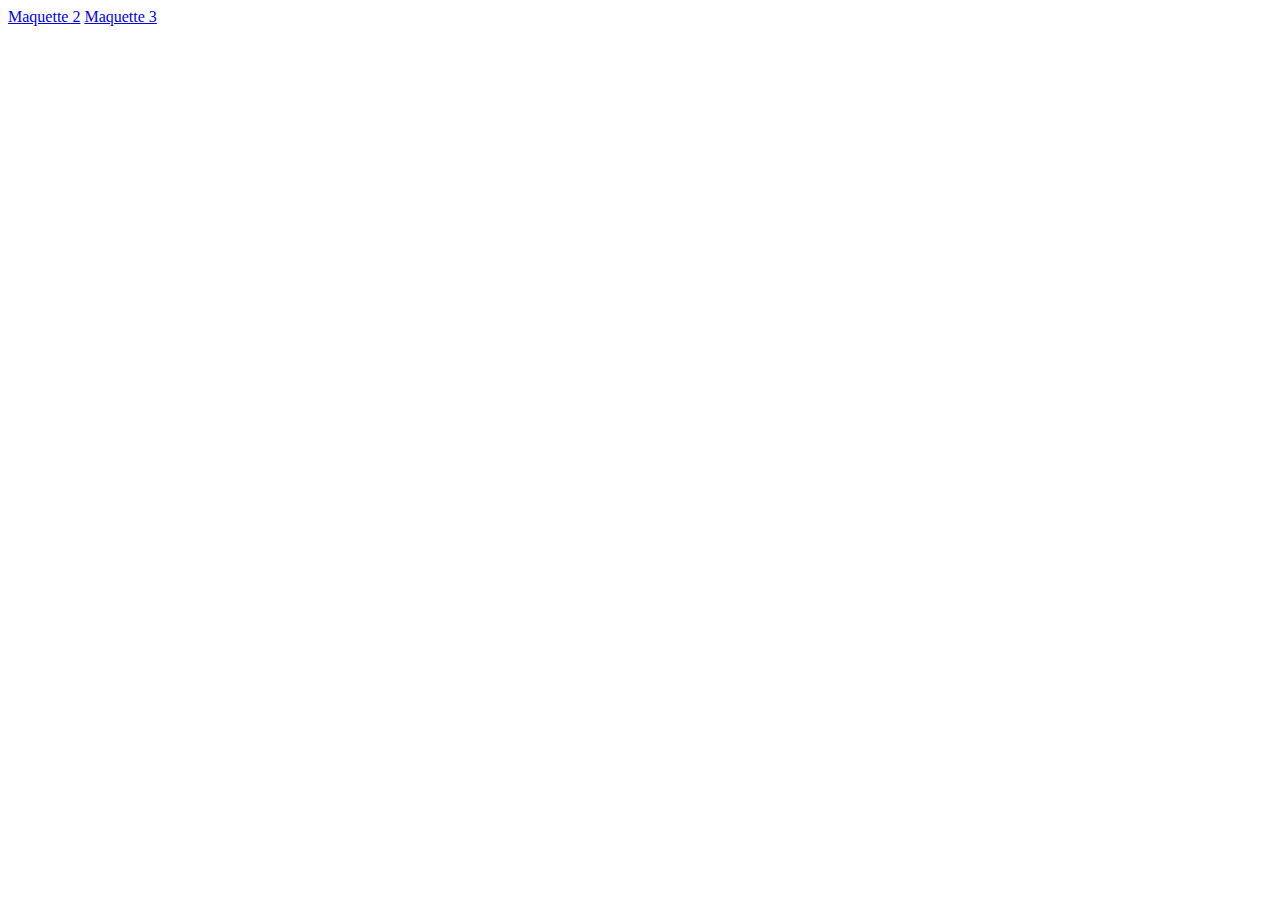
<file: index.html>
<!DOCTYPE html>
<html lang="en">
<head>
    <meta charset="UTF-8">
    <meta http-equiv="X-UA-Compatible" content="IE=edge">
    <meta name="viewport" content="width=device-width, initial-scale=1.0">
    <title>Document</title>
</head>
<body>
    <a href="./Maquette2/index.html" title="Lien vers la maquette n°3">Maquette 2</a>
    <a href="./Maquette3/index.html" title="Lien vers la maquette n°3">Maquette 3</a>
</body>
</html>
</file>
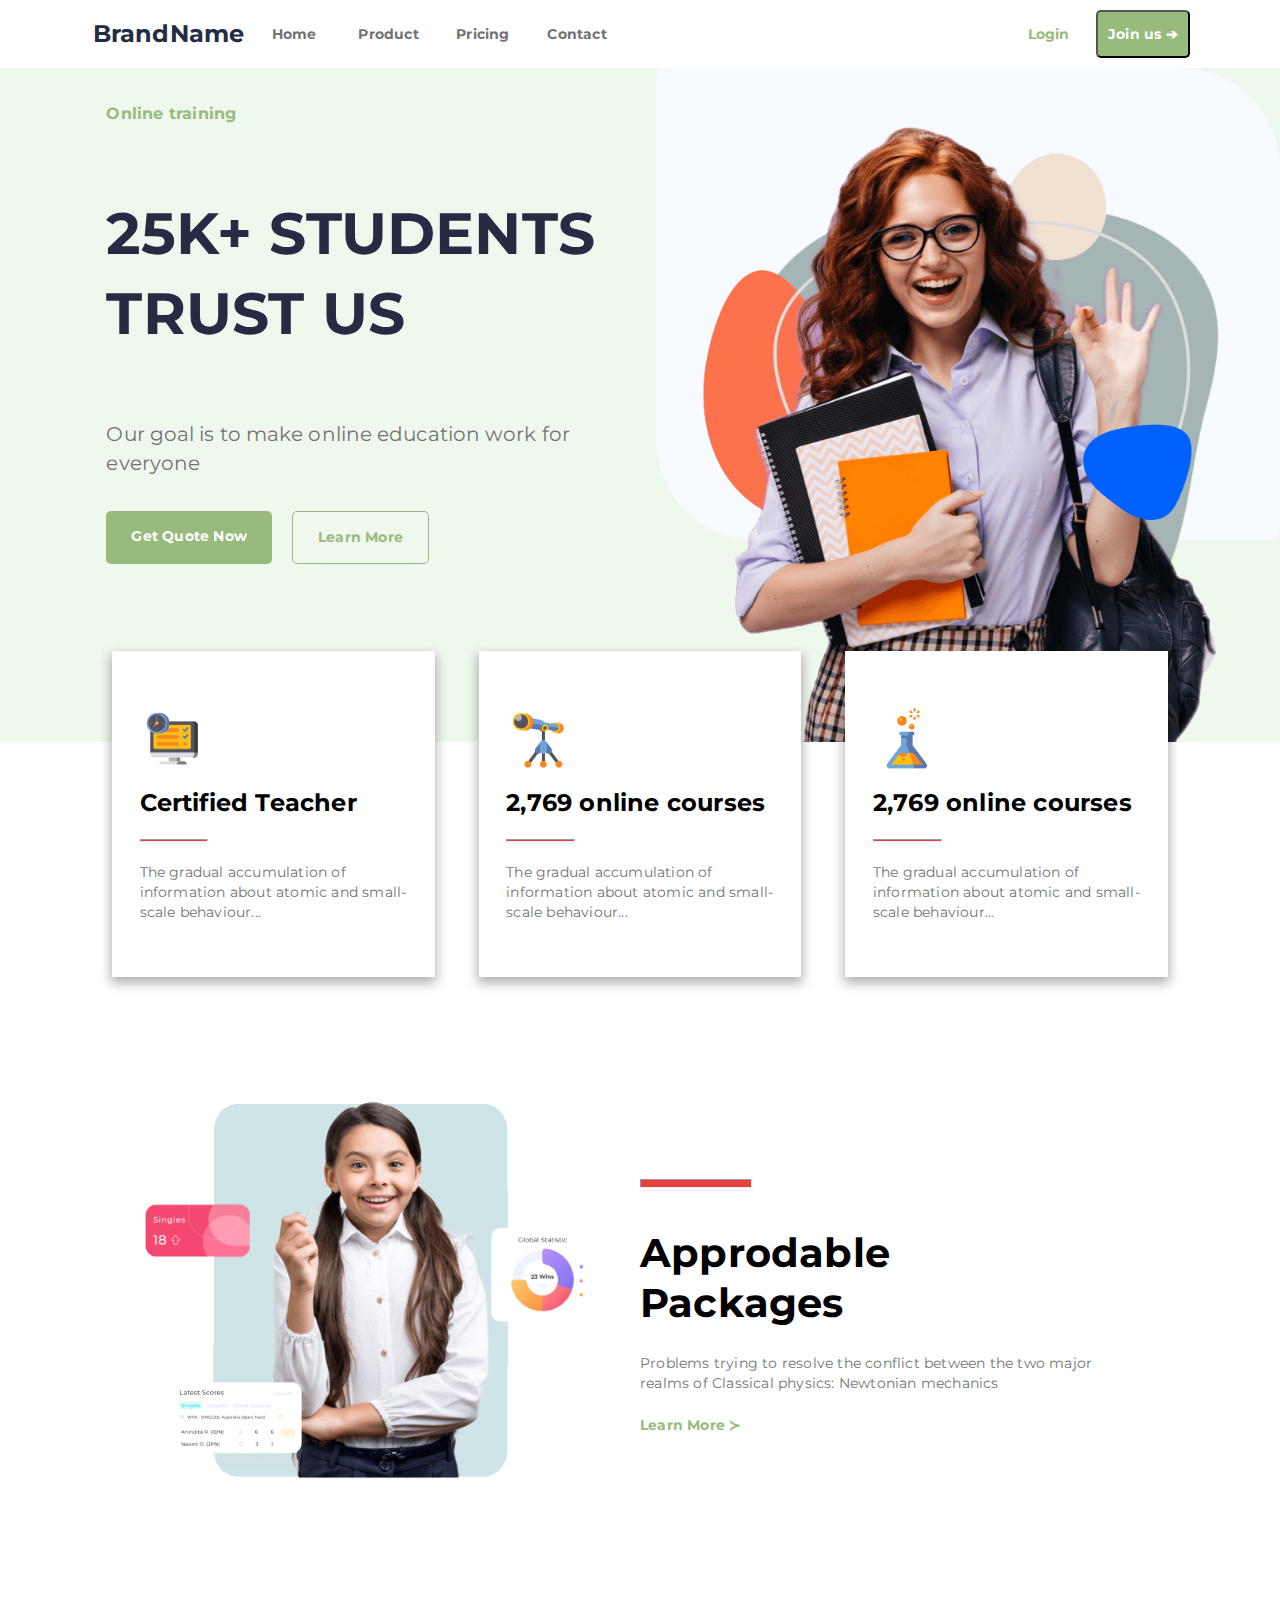
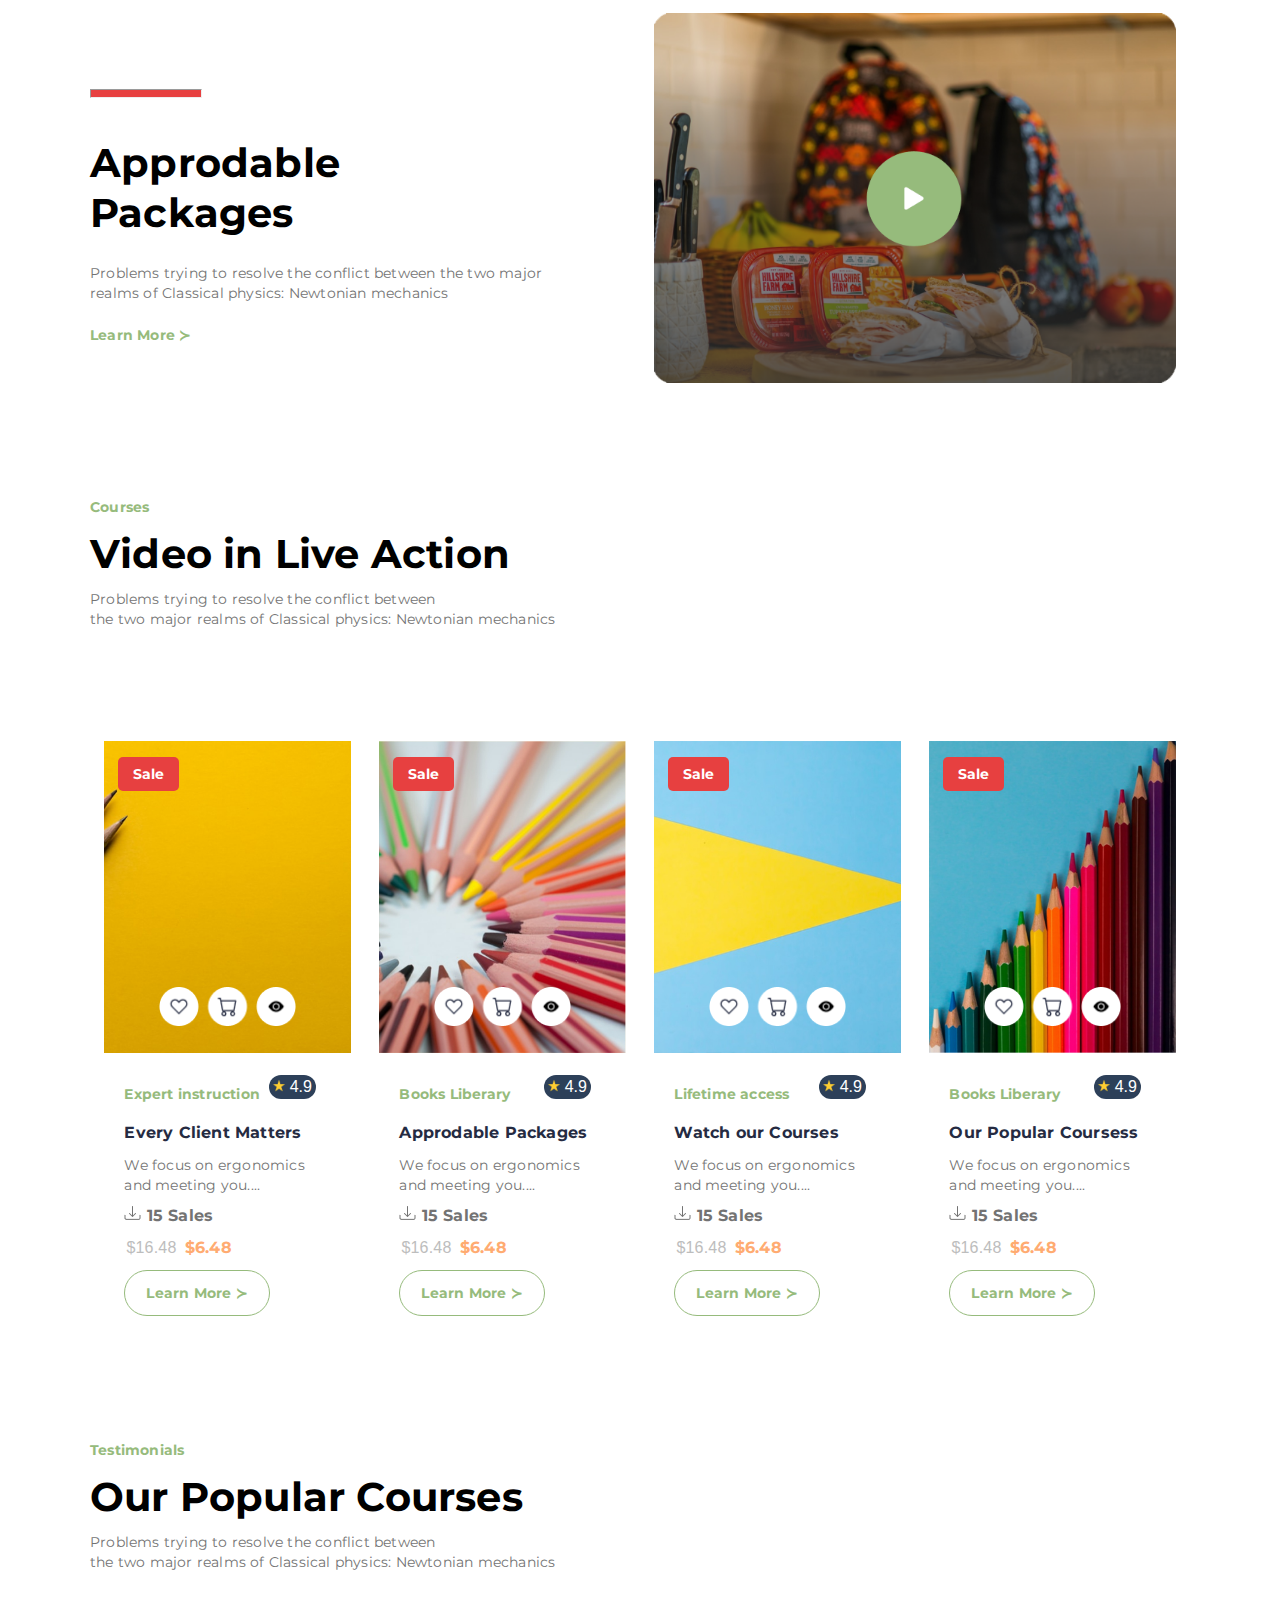
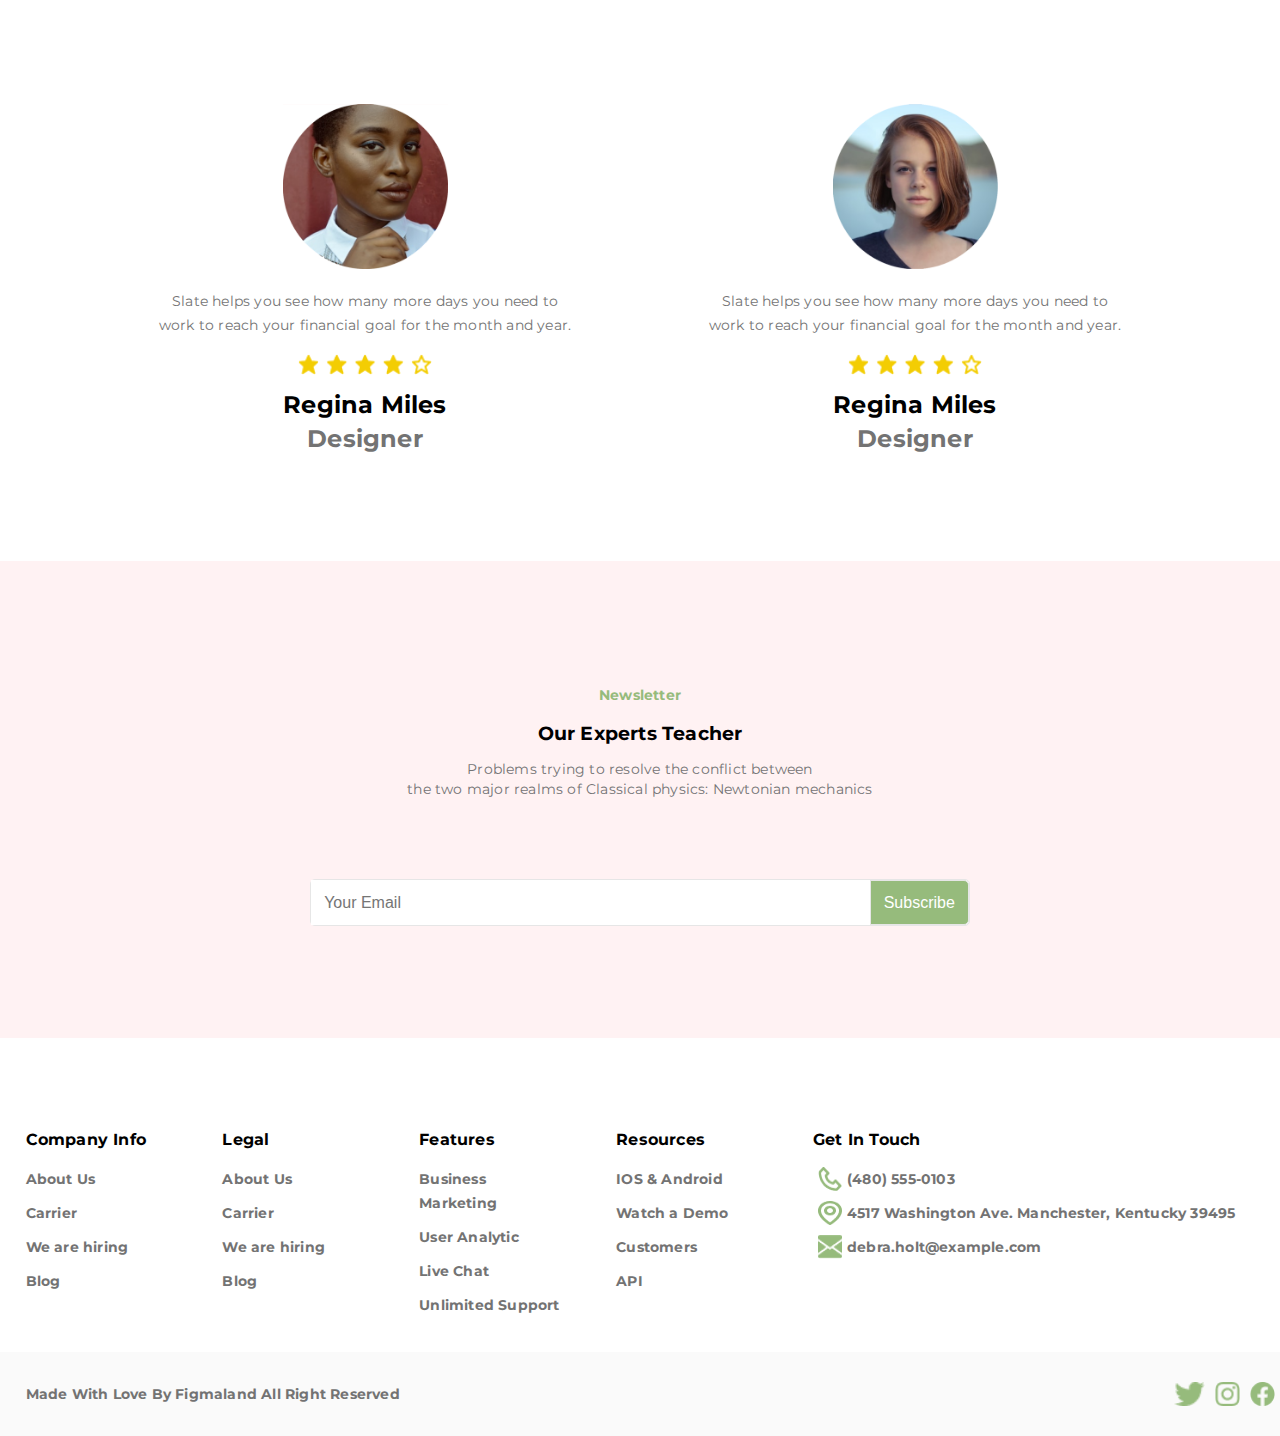
<file: Maquette2/index.html>
<!DOCTYPE html>
<html lang="en">
<head>
    <meta charset="UTF-8">
    <meta http-equiv="X-UA-Compatible" content="IE=edge">
    <meta name="viewport" content="width=device-width, initial-scale=1.0">
    <link rel="stylesheet" href="./style.css">
    <title>Maquette n°2</title>
</head>
<body>
<!-------------------------HEADER------------------------->
    <header>
        <nav>
            <h2>BrandName</h2>

            <ul class="links">
                <li><a href="https://example.com/" title="Home">Home</a></li>
                <li><a href="https://example.com/" title="Home">Product</a></li>
                <li><a href="https://example.com/" title="Home">Pricing</a></li>
                <li><a href="https://example.com/" title="Home">Contact</a></li>
            </ul>

            <div class="utilisateur">
                <a href="https://example.com/" title="Home">Login</a>
                <button onclick="window.location.href = 'https://example.com/';">Join us &#x2794;</button>
            </div>
        </nav>
    </header>

<!-------------------------MAIN------------------------->
    <main>
        <!----------Container1---------->
        <div class="container">
            <div class="row">
                <div class="col">
                    <div>
                        <p>Online training</p>
                        <h1>25K+ STUDENTS TRUST US</h1>
                        <p>Our goal is to make online education work for everyone</p>
                        <a href="https://example.com/" title="Quote">Get Quote Now</a>
                        <a href="https://example.com/" title="Learn More">Learn More</a>
                    </div>
                </div>
                <div class="col">
                    <img src="./src/svetlana.png" alt="Picture of svetlana">
                </div>

            </div>

            <div class="row">
                <div class="col">
                    <img src="./src/ordinateur.png" alt="Computer">
                    <h3>Certified Teacher</h3>
                    <hr>
                    <p>The gradual accumulation of
                        information about atomic and
                        small-scale behaviour...
                    </p>
                </div>
                <div class="col">
                    <img src="./src/telescope.png" alt="Telescope">
                    <h3>2,769 online courses</h3>
                    <hr>
                    <p>The gradual accumulation of
                        information about atomic and
                        small-scale behaviour...
                    </p>
                </div>
                <div class="col">
                    <img src="./src/flacon-chimie.png" alt="Chemistry vial">
                    <h3>2,769 online courses</h3>
                    <hr>
                    <p>The gradual accumulation of
                        information about atomic and
                        small-scale behaviour...
                    </p>
                </div>

            </div>
        </div>

        <!----------Container2---------->
        <div class="container">
            <div class="col">
                <img src="./src/greta.png" alt="Picture of greta">
            </div>
            <div class="col">
                <hr>
                <h2>Approdable Packages</h2>
                <p>Problems trying to resolve the conflict between the two major realms of Classical physics: Newtonian
                    mechanics</p>
                <a href="https://example.com/" title="Learn More">Learn More &#8827;</a>
            </div>
        </div>
        <!----------Container3---------->
        <div class="container">
            <div class="col">
                <hr>
                <h2>Approdable Packages</h2>
                <p>Problems trying to resolve the conflict between the two major realms of Classical physics: Newtonian
                    mechanics</p>
                <a href="https://example.com/" title="Learn More">Learn More &#8827;</a>
            </div>
            <div class="col">
                <img src="./src/video.png" alt="Picture of video">
            </div>
        </div>

        <!----------Container4---------->
        <div class="container">
            <div class="row">
                <h3>Courses</h3>
                <h2>Video in Live Action</h2>
                <p>Problems trying to resolve the conflict between<br>
                    the two major realms of Classical physics: Newtonian mechanics
                </p>
            </div>
            <div class="row">
                <div class="col">
                    <div>
                        <p>Sale</p>
                        <img src="./src/article-1.jpg" alt="Article n°1">
                        <img src="./src/product-actions.png" alt="product actions">
                    </div>
                    <div>
                        <a href="https://example.com/" title="Expert instruction">Expert&#160;instruction</a>
                        <span><img src="./src/etoile.png" alt="rating"> 4.9</span>
                        <h3>Every Client Matters</h3>
                        <p>We focus on ergonomics
                            and meeting you.... </p>
                        <span><img src="./src/download.png" alt="rating"> 15 Sales</span>
                        <p><span>$16.48</span>
                            <span>$6.48</span>
                        </p>
                        <a href="https://example.com/" title="Learn More">Learn More &#8827;</a>
                    </div>
                </div>
                <div class="col">
                    <div>
                        <p>Sale</p>
                        <img src="./src/article-2.jpg" alt="Article n°2">
                        <img src="./src/product-actions.png" alt="product actions">
                    </div>
                    <div>
                        <a href="https://example.com/" title="Books Liberary">Books Liberary</a>
                        <span><img src="./src/etoile.png" alt="rating"> 4.9</span>
                        <h3>Approdable Packages</h3>
                        <p>We focus on ergonomics
                            and meeting you.... </p>
                        <span><img src="./src/download.png" alt="rating"> 15 Sales</span>
                        <p><span>$16.48</span>
                            <span>$6.48</span>
                        </p>
                        <a href="https://example.com/" title="Learn More">Learn More &#8827;</a>
                    </div>
                </div>
                <div class="col">
                    <div>
                        <p>Sale</p>
                        <img src="./src/article-3.jpg" alt="Article n°3">
                        <img src="./src/product-actions.png" alt="product actions">
                    </div>
                    <div>
                        <a href="https://example.com/" title="Lifetime access">Lifetime access</a>
                        <span><img src="./src/etoile.png" alt="rating"> 4.9</span>
                        <h3>Watch our Courses</h3>
                        <p>We focus on ergonomics
                            and meeting you.... </p>
                        <span><img src="./src/download.png" alt="rating"> 15 Sales</span>
                        <p><span>$16.48</span>
                            <span>$6.48</span>
                        </p>
                        <a href="https://example.com/" title="Learn More">Learn More &#8827;</a>
                    </div>
                </div>
                <div class="col">
                    <div>
                        <p>Sale</p>
                        <img src="./src/article-4.jpg" alt="Article n°4">
                        <img src="./src/product-actions.png" alt="product actions">
                    </div>
                    <div>
                        <a href="https://example.com/" title="Expert instruction">Books Liberary</a>
                        <span><img src="./src/etoile.png" alt="rating"> 4.9</span>
                        <h3>Our Popular Coursess</h3>
                        <p>We focus on ergonomics
                            and meeting you.... </p>
                        <span><img src="./src/download.png" alt="rating"> 15 Sales</span>
                        <p><span>$16.48</span>
                            <span>$6.48</span>
                        </p>
                        <a href="https://example.com/" title="Learn More">Learn More &#8827;</a>
                    </div>
                </div>

            </div>
        </div>

        <!----------Container5---------->
        <div class="container">
            <div class="row">
                <h3>Testimonials</h3>
                <h2>Our Popular Courses</h2>
                <p>Problems trying to resolve the conflict between<br>
                    the two major realms of Classical physics: Newtonian mechanics
                </p>
            </div>
            <div class="row">
                <div class="col">
                    <img src="./src/profile-pic-1.png" alt="profile n°1">
                    <p>Slate helps you see how many more days
                        you need to work to reach your financial
                        goal for the month and year.</p>
                    <img src="./src/stars.png" alt="stars">
                    <h3>Regina Miles</h3>
                    <h4>Designer</h4>
                </div>
                <div class="col">
                    <img src="./src/profile-pic-2.png" alt="profile n°2">
                    <p>Slate helps you see how many more days
                        you need to work to reach your financial
                        goal for the month and year.</p>
                    <img src="./src/stars.png" alt="stars">
                    <h3>Regina Miles</h3>
                    <h4>Designer</h4>
                </div>
            </div>
        </div>

        <!----------Container6---------->
        <div class="container">
            <div class="row">
                <h3>Newsletter</h3>
                <h2>Our Experts Teacher</h2>
                <p>Problems trying to resolve the conflict between<br>
                    the two major realms of Classical physics: Newtonian mechanics
                </p>
            </div>
            <div class="row">
                <form action="test.php" method="POST">
                    <input type="email" name="email" placeholder="Your Email" required>
                    <input type="submit" value="Subscribe">
                </form>
            </div>
        </div>
    </main>



    <footer>
        <div class="row">
            <div class="col">
                <h3>Company Info</h3>
                <ul>
                    <li><a href="https://example.com/" title="About Us">About Us</a></li>
                    <li><a href="https://example.com/" title="Carrier">Carrier</a></li>
                    <li><a href="https://example.com/" title="We are hiring">We are hiring</a></li>
                    <li><a href="https://example.com/" title="Blog">Blog</a></li>
                </ul>
            </div>
            <div class="col">
                <h3>Legal</h3>
                <ul>
                    <li><a href="https://example.com/" title="About Us">About Us</a></li>
                    <li><a href="https://example.com/" title="Carrier">Carrier</a></li>
                    <li><a href="https://example.com/" title="We are hiring">We are hiring</a></li>
                    <li><a href="https://example.com/" title="Blog">Blog</a></li>
                </ul>
            </div>
            <div class="col">
                <h3>Features</h3>
                <ul>
                    <li><a href="https://example.com/" title="About Us">Business Marketing</a></li>
                    <li><a href="https://example.com/" title="Carrier">User Analytic</a></li>
                    <li><a href="https://example.com/" title="We are hiring">Live Chat</a></li>
                    <li><a href="https://example.com/" title="Blog">Unlimited Support</a></li>
                </ul>
            </div>
            <div class="col">
                <h3>Resources</h3>
                <ul>
                    <li><a href="https://example.com/" title="About Us">IOS & Android</a></li>
                    <li><a href="https://example.com/" title="Carrier">Watch a Demo</a></li>
                    <li><a href="https://example.com/" title="We are hiring">Customers</a></li>
                    <li><a href="https://example.com/" title="Blog">API</a></li>
                </ul>
            </div>
            <div class="col">
                <h3>Get In Touch</h3>
                <ul>
                    <li><img src="./src/tel.png" alt="Téléphone"> <a href="https://example.com/" title="About Us">(480)
                            555-0103</a></li>
                    <li><img src="./src/loc.png" alt="Localisation"> <a href="https://example.com/" title="Carrier">4517
                            Washington Ave. Manchester, Kentucky 39495</a></li>
                    <li><img src="./src/mail.png" alt="E-mail"><a href="https://example.com/"
                            title="We are hiring">debra.holt@example.com</a></li>
                </ul>
            </div>

        </div>
        <div class="row">
            <div class="col">
            <img src="./src/facebook.png" alt="Facebook">
            <img src="./src/instagram.png" alt="Instagram">
            <img src="./src/twitter.png" alt="Twitter">
            <p>Made With Love By Figmaland All Right Reserved </p>
            <div class="col">
        </div>
    </footer>

</body>

</html>
</file>
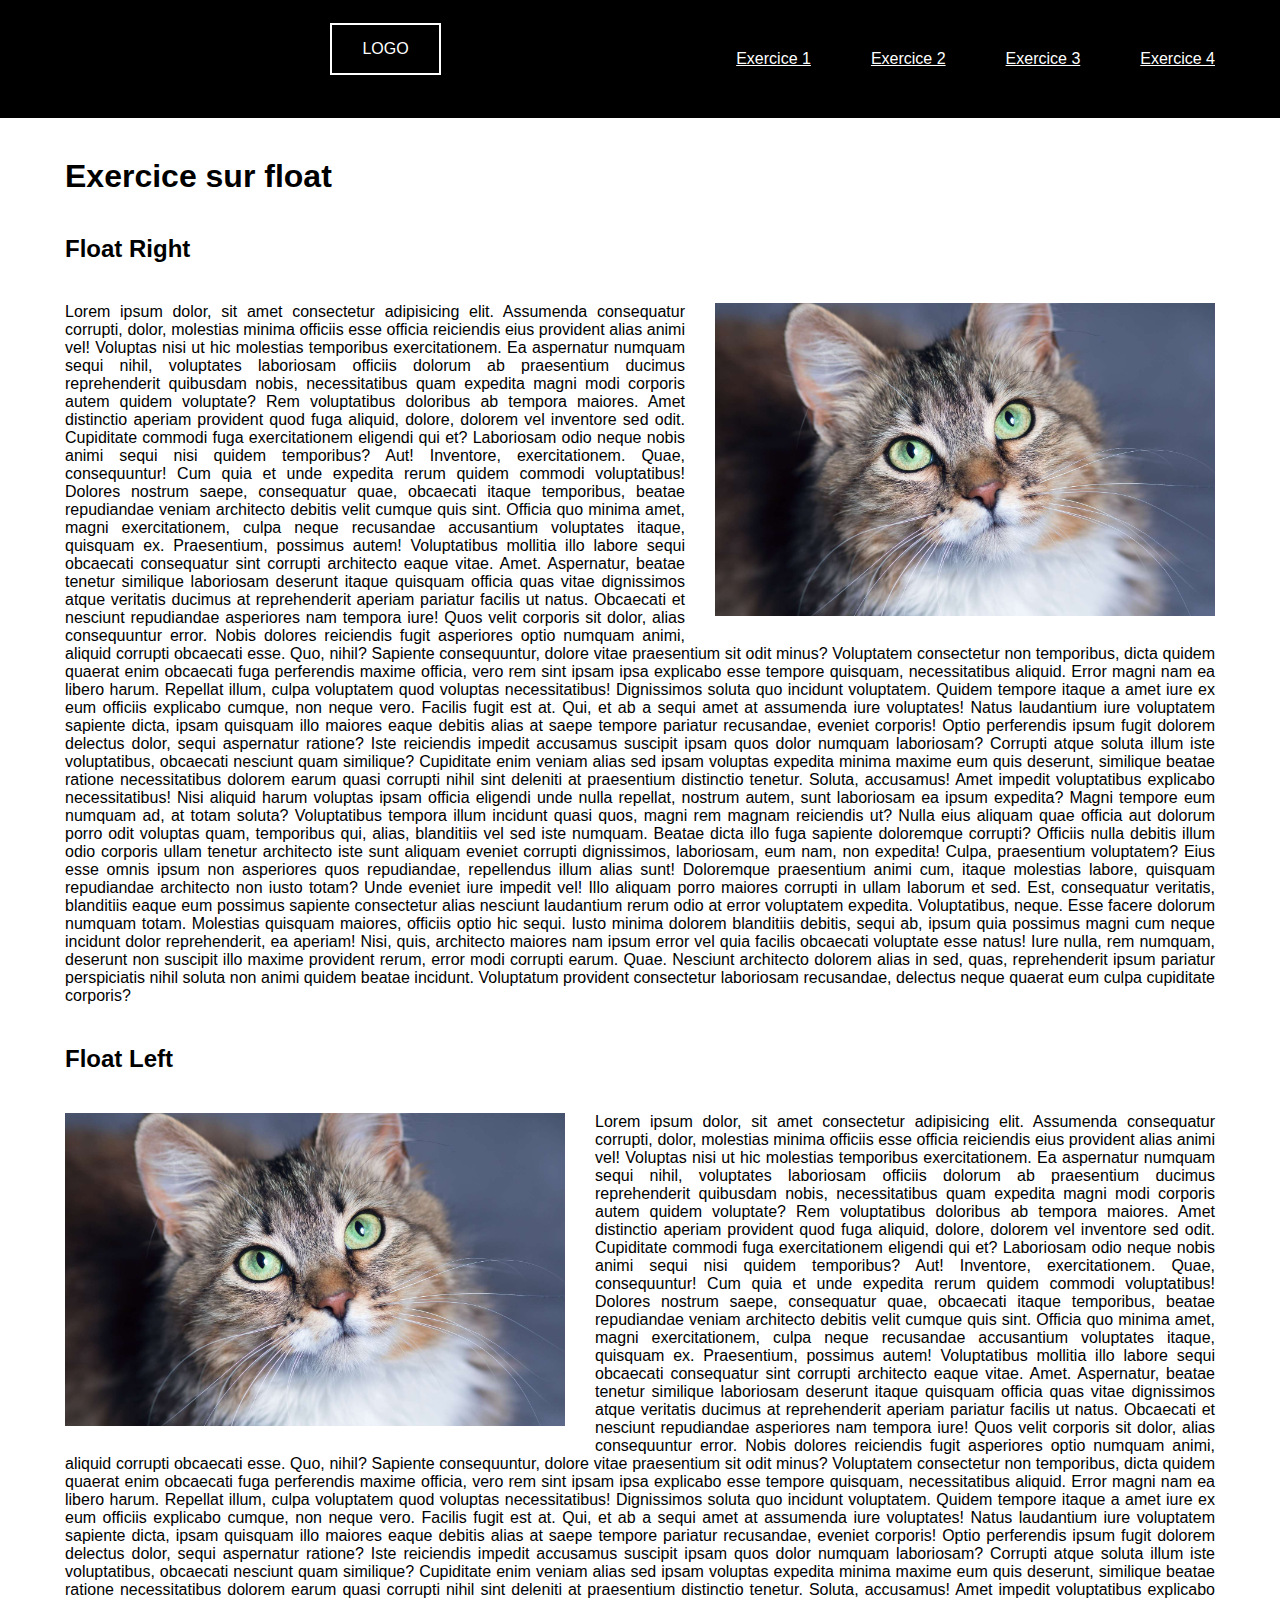
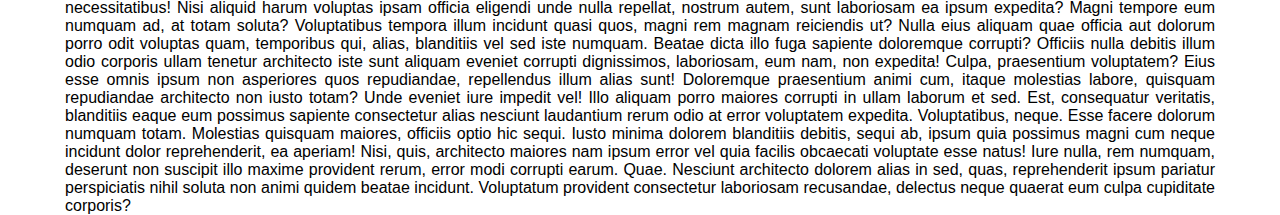
<file: exo2.html>
<!DOCTYPE html>
<html lang="fr">
<head>
    <meta charset="UTF-8">
    <meta name="description" content="TP4 CSS EXO2 - MOBILE FIRST">
    <title>TP n°4 CSS - Exercice n°2 - Mobile first</title>
    <link rel="stylesheet" href="./css/exo2.css">
    <meta http-equiv="X-UA-Compatible" content="IE=edge">
    <meta name="viewport" content="width=device-width, initial-scale=1.0">
</head>



<body>

    <header>
        <nav>
            <div class="logo">
                <p>Logo</p>
            </div>
            <ul>
                <li><a href="#" title="redirection vers ...">Exercice 1</a></li>
                <li><a href="#" title="redirection vers ...">Exercice 2</a></li>
                <li><a href="#" title="redirection vers ...">Exercice 3</a></li>
                <li><a href="#" title="redirection vers ...">Exercice 4</a></li>
            </ul>
        </nav>
    </header>

    <main>
        <h1>Exercice sur float</h1>

        <article id="1">
            <h2>Float Right</h2>
            <div class="imageFlottanteDroite">
                <img src="src/img/chat.jpg">
            </div>
                <div class="justeLeTexte">
                    <p>
                        Lorem ipsum dolor, sit amet consectetur adipisicing elit. Assumenda consequatur corrupti, dolor, molestias minima officiis esse officia reiciendis eius provident alias animi vel! Voluptas nisi ut hic molestias temporibus exercitationem.
                        Ea aspernatur numquam sequi nihil, voluptates laboriosam officiis dolorum ab praesentium ducimus reprehenderit quibusdam nobis, necessitatibus quam expedita magni modi corporis autem quidem voluptate? Rem voluptatibus doloribus ab tempora maiores.
                        Amet distinctio aperiam provident quod fuga aliquid, dolore, dolorem vel inventore sed odit. Cupiditate commodi fuga exercitationem eligendi qui et? Laboriosam odio neque nobis animi sequi nisi quidem temporibus? Aut!
                        Inventore, exercitationem. Quae, consequuntur! Cum quia et unde expedita rerum quidem commodi voluptatibus! Dolores nostrum saepe, consequatur quae, obcaecati itaque temporibus, beatae repudiandae veniam architecto debitis velit cumque quis sint.
                        Officia quo minima amet, magni exercitationem, culpa neque recusandae accusantium voluptates itaque, quisquam ex. Praesentium, possimus autem! Voluptatibus mollitia illo labore sequi obcaecati consequatur sint corrupti architecto eaque vitae. Amet.
                        Aspernatur, beatae tenetur similique laboriosam deserunt itaque quisquam officia quas vitae dignissimos atque veritatis ducimus at reprehenderit aperiam pariatur facilis ut natus. Obcaecati et nesciunt repudiandae asperiores nam tempora iure!
                        Quos velit corporis sit dolor, alias consequuntur error. Nobis dolores reiciendis fugit asperiores optio numquam animi, aliquid corrupti obcaecati esse. Quo, nihil? Sapiente consequuntur, dolore vitae praesentium sit odit minus?
                        Voluptatem consectetur non temporibus, dicta quidem quaerat enim obcaecati fuga perferendis maxime officia, vero rem sint ipsam ipsa explicabo esse tempore quisquam, necessitatibus aliquid. Error magni nam ea libero harum.
                        Repellat illum, culpa voluptatem quod voluptas necessitatibus! Dignissimos soluta quo incidunt voluptatem. Quidem tempore itaque a amet iure ex eum officiis explicabo cumque, non neque vero. Facilis fugit est at.
                        Qui, et ab a sequi amet at assumenda iure voluptates! Natus laudantium iure voluptatem sapiente dicta, ipsam quisquam illo maiores eaque debitis alias at saepe tempore pariatur recusandae, eveniet corporis!
                        Optio perferendis ipsum fugit dolorem delectus dolor, sequi aspernatur ratione? Iste reiciendis impedit accusamus suscipit ipsam quos dolor numquam laboriosam? Corrupti atque soluta illum iste voluptatibus, obcaecati nesciunt quam similique?
                        Cupiditate enim veniam alias sed ipsam voluptas expedita minima maxime eum quis deserunt, similique beatae ratione necessitatibus dolorem earum quasi corrupti nihil sint deleniti at praesentium distinctio tenetur. Soluta, accusamus!
                        Amet impedit voluptatibus explicabo necessitatibus! Nisi aliquid harum voluptas ipsam officia eligendi unde nulla repellat, nostrum autem, sunt laboriosam ea ipsum expedita? Magni tempore eum numquam ad, at totam soluta?
                        Voluptatibus tempora illum incidunt quasi quos, magni rem magnam reiciendis ut? Nulla eius aliquam quae officia aut dolorum porro odit voluptas quam, temporibus qui, alias, blanditiis vel sed iste numquam.
                        Beatae dicta illo fuga sapiente doloremque corrupti? Officiis nulla debitis illum odio corporis ullam tenetur architecto iste sunt aliquam eveniet corrupti dignissimos, laboriosam, eum nam, non expedita! Culpa, praesentium voluptatem?
                        Eius esse omnis ipsum non asperiores quos repudiandae, repellendus illum alias sunt! Doloremque praesentium animi cum, itaque molestias labore, quisquam repudiandae architecto non iusto totam? Unde eveniet iure impedit vel!
                        Illo aliquam porro maiores corrupti in ullam laborum et sed. Est, consequatur veritatis, blanditiis eaque eum possimus sapiente consectetur alias nesciunt laudantium rerum odio at error voluptatem expedita. Voluptatibus, neque.
                        Esse facere dolorum numquam totam. Molestias quisquam maiores, officiis optio hic sequi. Iusto minima dolorem blanditiis debitis, sequi ab, ipsum quia possimus magni cum neque incidunt dolor reprehenderit, ea aperiam!
                        Nisi, quis, architecto maiores nam ipsum error vel quia facilis obcaecati voluptate esse natus! Iure nulla, rem numquam, deserunt non suscipit illo maxime provident rerum, error modi corrupti earum. Quae.
                        Nesciunt architecto dolorem alias in sed, quas, reprehenderit ipsum pariatur perspiciatis nihil soluta non animi quidem beatae incidunt. Voluptatum provident consectetur laboriosam recusandae, delectus neque quaerat eum culpa cupiditate corporis?
                    </p>
                </div>
        </article>


        <article id="2">
            <h2>Float Left</h2>
            <div class="imageFlottanteGauche">
                <img src="src/img/chat.jpg">
            </div>
            <div class="justeLeTexte">
                <p>
                        Lorem ipsum dolor, sit amet consectetur adipisicing elit. Assumenda consequatur corrupti, dolor, molestias minima officiis esse officia reiciendis eius provident alias animi vel! Voluptas nisi ut hic molestias temporibus exercitationem.
                        Ea aspernatur numquam sequi nihil, voluptates laboriosam officiis dolorum ab praesentium ducimus reprehenderit quibusdam nobis, necessitatibus quam expedita magni modi corporis autem quidem voluptate? Rem voluptatibus doloribus ab tempora maiores.
                        Amet distinctio aperiam provident quod fuga aliquid, dolore, dolorem vel inventore sed odit. Cupiditate commodi fuga exercitationem eligendi qui et? Laboriosam odio neque nobis animi sequi nisi quidem temporibus? Aut!
                        Inventore, exercitationem. Quae, consequuntur! Cum quia et unde expedita rerum quidem commodi voluptatibus! Dolores nostrum saepe, consequatur quae, obcaecati itaque temporibus, beatae repudiandae veniam architecto debitis velit cumque quis sint.
                        Officia quo minima amet, magni exercitationem, culpa neque recusandae accusantium voluptates itaque, quisquam ex. Praesentium, possimus autem! Voluptatibus mollitia illo labore sequi obcaecati consequatur sint corrupti architecto eaque vitae. Amet.
                        Aspernatur, beatae tenetur similique laboriosam deserunt itaque quisquam officia quas vitae dignissimos atque veritatis ducimus at reprehenderit aperiam pariatur facilis ut natus. Obcaecati et nesciunt repudiandae asperiores nam tempora iure!
                        Quos velit corporis sit dolor, alias consequuntur error. Nobis dolores reiciendis fugit asperiores optio numquam animi, aliquid corrupti obcaecati esse. Quo, nihil? Sapiente consequuntur, dolore vitae praesentium sit odit minus?
                        Voluptatem consectetur non temporibus, dicta quidem quaerat enim obcaecati fuga perferendis maxime officia, vero rem sint ipsam ipsa explicabo esse tempore quisquam, necessitatibus aliquid. Error magni nam ea libero harum.
                        Repellat illum, culpa voluptatem quod voluptas necessitatibus! Dignissimos soluta quo incidunt voluptatem. Quidem tempore itaque a amet iure ex eum officiis explicabo cumque, non neque vero. Facilis fugit est at.
                        Qui, et ab a sequi amet at assumenda iure voluptates! Natus laudantium iure voluptatem sapiente dicta, ipsam quisquam illo maiores eaque debitis alias at saepe tempore pariatur recusandae, eveniet corporis!
                        Optio perferendis ipsum fugit dolorem delectus dolor, sequi aspernatur ratione? Iste reiciendis impedit accusamus suscipit ipsam quos dolor numquam laboriosam? Corrupti atque soluta illum iste voluptatibus, obcaecati nesciunt quam similique?
                        Cupiditate enim veniam alias sed ipsam voluptas expedita minima maxime eum quis deserunt, similique beatae ratione necessitatibus dolorem earum quasi corrupti nihil sint deleniti at praesentium distinctio tenetur. Soluta, accusamus!
                        Amet impedit voluptatibus explicabo necessitatibus! Nisi aliquid harum voluptas ipsam officia eligendi unde nulla repellat, nostrum autem, sunt laboriosam ea ipsum expedita? Magni tempore eum numquam ad, at totam soluta?
                        Voluptatibus tempora illum incidunt quasi quos, magni rem magnam reiciendis ut? Nulla eius aliquam quae officia aut dolorum porro odit voluptas quam, temporibus qui, alias, blanditiis vel sed iste numquam.
                        Beatae dicta illo fuga sapiente doloremque corrupti? Officiis nulla debitis illum odio corporis ullam tenetur architecto iste sunt aliquam eveniet corrupti dignissimos, laboriosam, eum nam, non expedita! Culpa, praesentium voluptatem?
                        Eius esse omnis ipsum non asperiores quos repudiandae, repellendus illum alias sunt! Doloremque praesentium animi cum, itaque molestias labore, quisquam repudiandae architecto non iusto totam? Unde eveniet iure impedit vel!
                        Illo aliquam porro maiores corrupti in ullam laborum et sed. Est, consequatur veritatis, blanditiis eaque eum possimus sapiente consectetur alias nesciunt laudantium rerum odio at error voluptatem expedita. Voluptatibus, neque.
                        Esse facere dolorum numquam totam. Molestias quisquam maiores, officiis optio hic sequi. Iusto minima dolorem blanditiis debitis, sequi ab, ipsum quia possimus magni cum neque incidunt dolor reprehenderit, ea aperiam!
                        Nisi, quis, architecto maiores nam ipsum error vel quia facilis obcaecati voluptate esse natus! Iure nulla, rem numquam, deserunt non suscipit illo maxime provident rerum, error modi corrupti earum. Quae.
                        Nesciunt architecto dolorem alias in sed, quas, reprehenderit ipsum pariatur perspiciatis nihil soluta non animi quidem beatae incidunt. Voluptatum provident consectetur laboriosam recusandae, delectus neque quaerat eum culpa cupiditate corporis?
                    </p>
            </div>
        </article>
        
    </main>
    
</body>
</html>
</file>
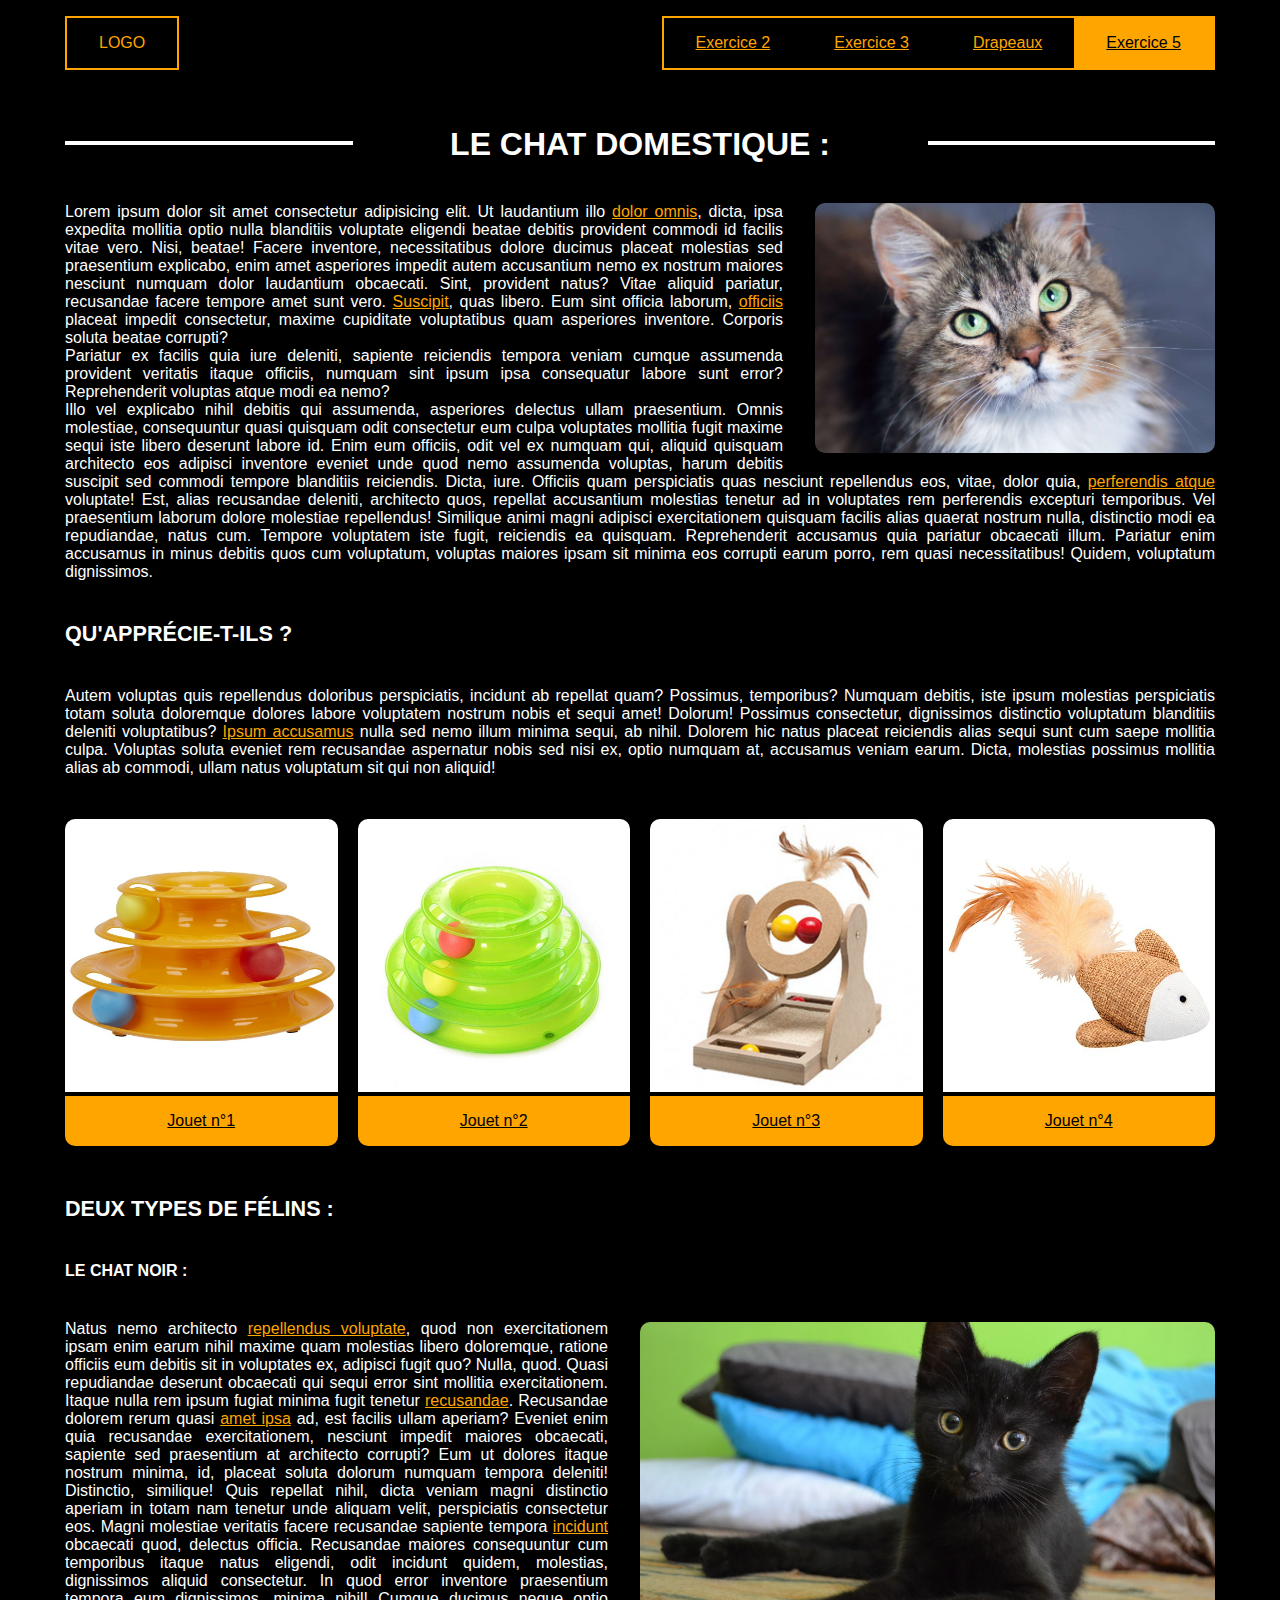
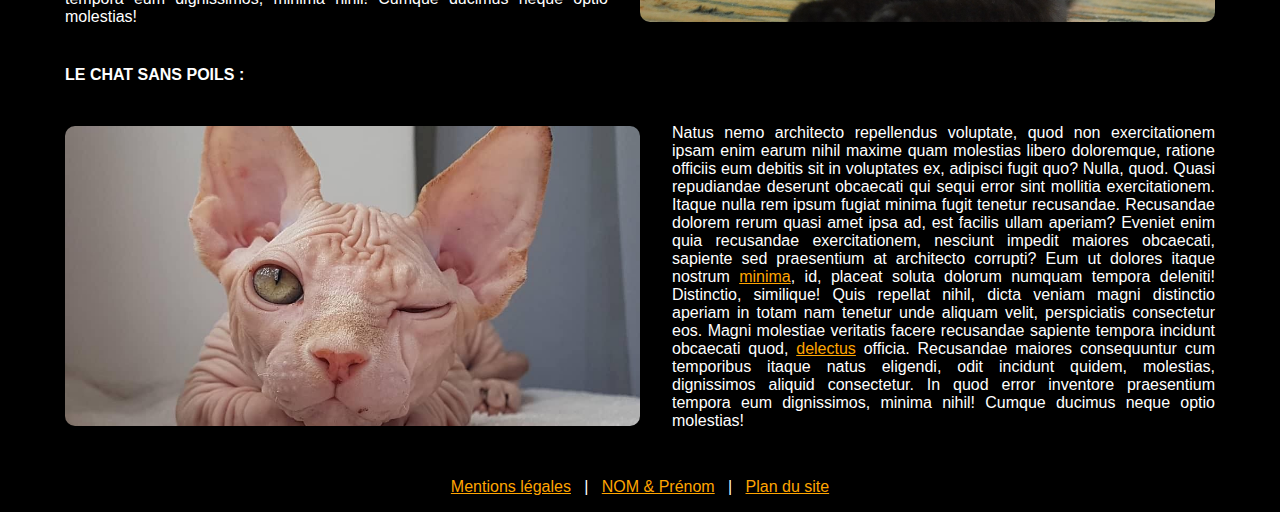
<file: exo3.html>
<!DOCTYPE html>
<html lang="fr">
<head>
    <meta charset="UTF-8">
    <title>CSS TP4 - Desktop First</title>
    <link rel="stylesheet" href="./css/exo3.css">
    <meta http-equiv="X-UA-Compatible" content="IE=edge">
    <meta name="viewport" content="width=device-width, initial-scale=1.0">
</head>

<body>
    <header>
        <nav>
            <p>LOGO</p>
            <ul>
                <li><a href="./exo2 (float).html" title="Redirection exercice 2">Exercice 2</a></li>
                <li><a href="./exo3 - relative absolute.html" title="Redirection vers l'exercice n°3">Exercice 3</a></li>
                <li><a href="./drapeaux.html" title="Redirection vers l'exercice sur les drapeaux">Drapeaux</a></li>
                <li><a href="#" title="Page actuelle">Exercice 5</a></li>
            </ul>
        </nav>
    </header>

    <main>
        <h1>Le chat domestique : </h1>
        <article>
            <div class="illustration floatRight">
                <img src="./src/img/chat.jpg" alt="Photo de chat">
            </div>
            <div class="introText">
                <p>Lorem ipsum dolor sit amet consectetur adipisicing elit. Ut laudantium illo <a href="#" title="Redirection vers ...">dolor omnis</a>, dicta, ipsa expedita mollitia optio nulla blanditiis voluptate eligendi beatae debitis provident commodi id facilis vitae vero.
                Nisi, beatae! Facere inventore, necessitatibus dolore ducimus placeat molestias sed praesentium explicabo, enim amet asperiores impedit autem accusantium nemo ex nostrum maiores nesciunt numquam dolor laudantium obcaecati. Sint, provident natus?
                Vitae aliquid pariatur, recusandae facere tempore amet sunt vero. <a href="#" title="Redirection vers ...">Suscipit</a>, quas libero. Eum sint officia laborum, <a href="#" title="Redirection vers ...">officiis</a> placeat impedit consectetur, maxime cupiditate voluptatibus quam asperiores inventore. Corporis soluta beatae corrupti?</p>

                <p>Pariatur ex facilis quia iure deleniti, sapiente reiciendis tempora veniam cumque assumenda provident veritatis itaque officiis, numquam sint ipsum ipsa consequatur labore sunt error? Reprehenderit voluptas atque modi ea nemo?</p>

                <p>Illo vel explicabo nihil debitis qui assumenda, asperiores delectus ullam praesentium. Omnis molestiae, consequuntur quasi quisquam odit consectetur eum culpa voluptates mollitia fugit maxime sequi iste libero deserunt labore id.
                Enim eum officiis, odit vel ex numquam qui, aliquid quisquam architecto eos adipisci inventore eveniet unde quod nemo assumenda voluptas, harum debitis suscipit sed commodi tempore blanditiis reiciendis. Dicta, iure.
                Officiis quam perspiciatis quas nesciunt repellendus eos, vitae, dolor quia, <a href="#" title="Redirection vers ...">perferendis atque</a> voluptate! Est, alias recusandae deleniti, architecto quos, repellat accusantium molestias tenetur ad in voluptates rem perferendis excepturi temporibus.
                Vel praesentium laborum dolore molestiae repellendus! Similique animi magni adipisci exercitationem quisquam facilis alias quaerat nostrum nulla, distinctio modi ea repudiandae, natus cum. Tempore voluptatem iste fugit, reiciendis ea quisquam.
                Reprehenderit accusamus quia pariatur obcaecati illum. Pariatur enim accusamus in minus debitis quos cum voluptatum, voluptas maiores ipsam sit minima eos corrupti earum porro, rem quasi necessitatibus! Quidem, voluptatum dignissimos.</p>
            </div>

            <h2>Qu'apprécie-t-ils ? </h2>
            <p>Autem voluptas quis repellendus doloribus perspiciatis, incidunt ab repellat quam? Possimus, temporibus? Numquam debitis, iste ipsum molestias perspiciatis totam soluta doloremque dolores labore voluptatem nostrum nobis et sequi amet! Dolorum!
            Possimus consectetur, dignissimos distinctio voluptatum blanditiis deleniti voluptatibus? <a href="#" title="Redirection vers ...">Ipsum accusamus</a> nulla sed nemo illum minima sequi, ab nihil. Dolorem hic natus placeat reiciendis alias sequi sunt cum saepe mollitia culpa.
            Voluptas soluta eveniet rem recusandae aspernatur nobis sed nisi ex, optio numquam at, accusamus veniam earum. Dicta, molestias possimus mollitia alias ab commodi, ullam natus voluptatum sit qui non aliquid!</p>
            
            <div class="inline-blocks-container">
                <figure class="inline-block">
                    <img src="src/img/jouet.jpg">
                    <figcaption>
                        <a href="#" title="Redirection vers Amazon...">Jouet n°1</a>
                    </figcaption>
                </figure>
                <figure class="inline-block">
                    <img src="src/img/jouet2.jpg">
                    <figcaption>
                        <a href="#" title="Redirection vers Amazon...">Jouet n°2</a>
                    </figcaption>
                </figure>
                <figure class="inline-block">
                    <img src="src/img/jouet3.jpg">
                    <figcaption>
                        <a href="#" title="Redirection vers Amazon...">Jouet n°3</a>
                    </figcaption>
                </figure>
                <figure class="inline-block">
                    <img src="src/img/jouet4.jpg">
                    <figcaption>
                        <a href="#" title="Redirection vers Amazon...">Jouet n°4</a>
                    </figcaption>
                </figure>
            </div>

            <h2>Deux types de félins :</h2>
            <h3>Le chat noir :</h3>
            <div class="inline-scnd-container">
                <div class="inline-scnd">
                    <p>Natus nemo architecto <a href="#" title="Redirection vers ...">repellendus voluptate</a>, quod non exercitationem ipsam enim earum nihil maxime quam molestias libero doloremque, ratione officiis eum debitis sit in voluptates ex, adipisci fugit quo? Nulla, quod.
                    Quasi repudiandae deserunt obcaecati qui sequi error sint mollitia exercitationem. Itaque nulla rem ipsum fugiat minima fugit tenetur <a href="#" title="Redirection vers ...">recusandae</a>. Recusandae dolorem rerum quasi <a href="#" title="Redirection vers ...">amet ipsa</a> ad, est facilis ullam aperiam?
                    Eveniet enim quia recusandae exercitationem, nesciunt impedit maiores obcaecati, sapiente sed praesentium at architecto corrupti? Eum ut dolores itaque nostrum minima, id, placeat soluta dolorum numquam tempora deleniti! Distinctio, similique!
                    Quis repellat nihil, dicta veniam magni distinctio aperiam in totam nam tenetur unde aliquam velit, perspiciatis consectetur eos. Magni molestiae veritatis facere recusandae sapiente tempora <a href="#" title="Redirection vers ....">incidunt</a> obcaecati quod, delectus officia.
                    Recusandae maiores consequuntur cum temporibus itaque natus eligendi, odit incidunt quidem, molestias, dignissimos aliquid consectetur. In quod error inventore praesentium tempora eum dignissimos, minima nihil! Cumque ducimus neque optio molestias!
                    </p>
                </div>

                <div class="inline-scnd image">
                    <img src="./src/img/chaton-noir.jpg" alt="Photo de chat noir">
                </div>
            </div>

            <h3>Le chat sans poils :</h3>
            <div class="inline-scnd-container">
                <div class="inline-scnd image">
                    <img src="./src/img/chat-sans-poils.jpg" alt="Photo de chat noir">
                </div>

                <div class="inline-scnd">
                    <p>Natus nemo architecto repellendus voluptate, quod non exercitationem ipsam enim earum nihil maxime quam molestias libero doloremque, ratione officiis eum debitis sit in voluptates ex, adipisci fugit quo? Nulla, quod.
                        Quasi repudiandae deserunt obcaecati qui sequi error sint mollitia exercitationem. Itaque nulla rem ipsum fugiat minima fugit tenetur recusandae. Recusandae dolorem rerum quasi amet ipsa ad, est facilis ullam aperiam?
                        Eveniet enim quia recusandae exercitationem, nesciunt impedit maiores obcaecati, sapiente sed praesentium at architecto corrupti? Eum ut dolores itaque nostrum <a href="#" title="Redirection vers ....">minima</a>, id, placeat soluta dolorum numquam tempora deleniti! Distinctio, similique!
                        Quis repellat nihil, dicta veniam magni distinctio aperiam in totam nam tenetur unde aliquam velit, perspiciatis consectetur eos. Magni molestiae veritatis facere recusandae sapiente tempora incidunt obcaecati quod, <a href="#" title="Redirection vers ....">delectus</a> officia.
                        Recusandae maiores consequuntur cum temporibus itaque natus eligendi, odit incidunt quidem, molestias, dignissimos aliquid consectetur. In quod error inventore praesentium tempora eum dignissimos, minima nihil! Cumque ducimus neque optio molestias!
                    </p>
                </div>
            </div>
        </article>
    </main>

    <footer>
        <a href="#">Mentions légales</a>&nbsp;&nbsp;&nbsp;|&nbsp;&nbsp;&nbsp;<a href="#">NOM & Prénom</a>&nbsp;&nbsp;&nbsp;|&nbsp;&nbsp;&nbsp;<a href="#">Plan du site</a>
    </footer>
    
</body>
</html>
</file>
<file: Maquette2/style.css>
/*-------------------------TABLE DES STYLES -------------------------*/
/*-------------------------GLOBAL-------------------------*/
/*-------------------------HEADER-------------------------*/
/*-------------------------MAIN--------------------*/
/*----------Container1----------*/
/*-----Row1-----*/
/*-----Row2-----*/
/*----------Container2----------*/
/*----------Container3----------*/
/*----------Container4----------*/
/*-----Row1-----*/
/*-----Row2-----*/
/*----------Container5----------*/
/*-----Row1-----*/
/*-----Row2-----*/
/*----------Container6----------*/
/*-------------------------FOOTER-------------------------*/
/*--------------------------------------------------*/
/*-------------------------GLOBAL-------------------------*/
@import url("https://fonts.googleapis.com/css2?family=Montserrat:wght@400;700&display=swap");
* {
  margin: 0;
  padding: 0;
  font-family: sans-serif;
  font-size: 16px;
}

p {
  font-family: 'Montserrat', sans-serif;
  font-weight: bold;
  font-size: 0.87rem;
  line-height: 1.25rem;
  letter-spacing: 0.2px;
  color: #737373;
}

h1, h2, h3, h4 {
  font-family: 'Montserrat', sans-serif;
  font-weight: bold;
  font-size: 1.5rem;
  line-height: 3rem;
  letter-spacing: 0.2px;
}

a {
  text-decoration: none;
  font-family: 'Montserrat', sans-serif;
  font-weight: bold;
  font-size: 0.875rem;
  line-height: 1.5rem;
  letter-spacing: 0.2px;
  color: #737373;
  text-decoration: none;
}

/*-------------------------HEADER-------------------------*/
header {
  position: -webkit-sticky;
  position: sticky;
  top: 0;
  display: block;
  z-index: 3;
  background-color: white;
  padding: 10px;
}

header nav {
  display: -webkit-box;
  display: -ms-flexbox;
  display: flex;
  -ms-flex-wrap: wrap;
      flex-wrap: wrap;
  max-width: 1100px;
  margin: 0 auto;
}

header nav h2 {
  -webkit-box-flex: 1;
      -ms-flex: 1;
          flex: 1;
  color: #252B42;
  text-align: center;
}

header nav .links {
  -webkit-box-flex: 4;
      -ms-flex: 4;
          flex: 4;
  display: -webkit-box;
  display: -ms-flexbox;
  display: flex;
  list-style-type: none;
  -webkit-box-align: center;
      -ms-flex-align: center;
          align-items: center;
}

header nav .links li {
  width: 15%;
  text-align: center;
}

header nav .links a {
  display: block;
  width: 100%;
  margin: 0 auto;
  padding: 10px 0;
  position: relative;
}

header nav .links a:hover:after {
  content: "";
  position: absolute;
  bottom: -10px;
  left: 0;
  right: 0;
  margin: 0 auto;
  background-color: #96BB7C;
  -webkit-transition: 1.25s;
  transition: 1.25s;
  width: 80%;
  height: 2px;
  border-radius: 10px;
}

header nav .utilisateur {
  min-width: 200px;
  -webkit-box-flex: 2;
      -ms-flex: 2;
          flex: 2;
  display: -webkit-box;
  display: -ms-flexbox;
  display: flex;
}

header nav .utilisateur > * {
  width: 30%;
}

header nav .utilisateur a {
  line-height: 3rem;
  text-align: center;
  color: #96BB7C;
  margin: 0 auto;
  margin-right: 0;
}

header nav .utilisateur a:hover {
  color: #85A66E;
}

header nav .utilisateur button {
  min-width: 90px;
  font-family: 'Montserrat', sans-serif;
  font-weight: bold;
  font-size: .9rem;
  line-height: 1.4rem;
  letter-spacing: 0.2px;
  color: #FFFFFF;
  background: #96BB7C;
  border-radius: 5px;
  cursor: pointer;
}

header nav .utilisateur button:hover {
  background-color: #85A66E;
}

/*-------------------------MAIN-------------------------*/
main .container:nth-of-type(1) {
  /*----------Container1----------*/
  width: 100%;
  position: relative;
  margin-bottom: 220px;
}

main .container:nth-of-type(1) .row:nth-of-type(1) {
  /*-----Row1-----*/
  display: -webkit-box;
  display: -ms-flexbox;
  display: flex;
  background: #EFF8ED;
}

main .container:nth-of-type(1) .row:nth-of-type(1) .col:nth-child(1) {
  -webkit-box-flex: 1;
      -ms-flex: 1;
          flex: 1;
  z-index: 2;
  padding-bottom: 150px;
}

main .container:nth-of-type(1) .row:nth-of-type(1) .col:nth-child(1) div {
  margin-left: auto;
  max-width: 550px;
  display: -webkit-box;
  display: -ms-flexbox;
  display: flex;
  -ms-flex-wrap: wrap;
      flex-wrap: wrap;
}

main .container:nth-of-type(1) .row:nth-of-type(1) .col:nth-child(1) div p:nth-child(1) {
  font-size: 1rem;
  line-height: 1.5rem;
  color: #96BB7C;
  -webkit-box-flex: 0;
      -ms-flex: none;
          flex: none;
  -webkit-box-ordinal-group: 1;
      -ms-flex-order: 0;
          order: 0;
  margin: 2.1rem 0px;
}

main .container:nth-of-type(1) .row:nth-of-type(1) .col:nth-child(1) div h1 {
  width: 100%;
  font-size: 3.65rem;
  line-height: 5rem;
  color: #252B42;
  -webkit-box-flex: 0;
      -ms-flex: none;
          flex: none;
  -webkit-box-ordinal-group: 2;
      -ms-flex-order: 1;
          order: 1;
  margin: 2.1rem 0px;
}

main .container:nth-of-type(1) .row:nth-of-type(1) .col:nth-child(1) div p:nth-of-type(2) {
  width: 100%;
  font-weight: normal;
  font-size: 1.25rem;
  line-height: 1.8rem;
  letter-spacing: 0.1px;
  color: #737373;
  -webkit-box-flex: 0;
      -ms-flex: none;
          flex: none;
  -webkit-box-ordinal-group: 3;
      -ms-flex-order: 2;
          order: 2;
  margin: 2.1rem 0px;
}

main .container:nth-of-type(1) .row:nth-of-type(1) .col:nth-child(1) div a:nth-of-type(1) {
  line-height: 1.3rem;
  text-align: center;
  color: #FFFFFF;
  -webkit-box-flex: 0;
      -ms-flex: none;
          flex: none;
  -webkit-box-ordinal-group: 4;
      -ms-flex-order: 3;
          order: 3;
  padding: 15px 25px;
  background: #96BB7C;
  border-radius: 5px;
}

main .container:nth-of-type(1) .row:nth-of-type(1) .col:nth-child(1) div a:nth-of-type(2) {
  line-height: 1.3rem;
  text-align: center;
  -webkit-box-flex: 0;
      -ms-flex: none;
          flex: none;
  -webkit-box-ordinal-group: 4;
      -ms-flex-order: 3;
          order: 3;
  padding: 15px 25px;
  color: #96BB7C;
  border-radius: 5px;
  border: 1px solid #96BB7C;
  margin-left: 20px;
}

main .container:nth-of-type(1) .row:nth-of-type(1) .col:nth-child(2) {
  -webkit-box-flex: 0.95;
      -ms-flex: 0.95;
          flex: 0.95;
  position: relative;
}

main .container:nth-of-type(1) .row:nth-of-type(1) .col:nth-child(2):after {
  content: "";
  position: absolute;
  bottom: 30%;
  left: 0;
  background-color: #F7FAFF;
  width: 100%;
  height: 70%;
  border-radius: 10px;
  z-index: 1;
  border-bottom-left-radius: 100px;
  border-top-right-radius: 100px;
}

main .container:nth-of-type(1) .row:nth-of-type(1) .col:nth-child(2) img {
  position: relative;
  max-width: 578.94737px;
  width: 100%;
  z-index: 2;
  display: block;
  margin: 0 auto;
}

main .container:nth-of-type(1) .row:nth-of-type(2) {
  /*-----Row2-----*/
  z-index: 2;
  position: absolute;
  bottom: -235px;
  left: 0;
  right: 0;
  margin-left: auto;
  margin-right: auto;
  display: -webkit-box;
  display: -ms-flexbox;
  display: flex;
  max-width: 1100px;
}

main .container:nth-of-type(1) .row:nth-of-type(2) .col {
  padding: 5% 2.5%;
  margin: 0 2%;
  -webkit-box-shadow: 0px 5px 11px 1px rgba(0, 0, 0, 0.32);
          box-shadow: 0px 5px 11px 1px rgba(0, 0, 0, 0.32);
  background-color: white;
}

main .container:nth-of-type(1) .row:nth-of-type(2) .col > * {
  width: 100%;
}

main .container:nth-of-type(1) .row:nth-of-type(2) .col img {
  width: 25%;
}

main .container:nth-of-type(1) .row:nth-of-type(2) .col h3 {
  line-height: 2rem;
  margin: 10px 0;
}

main .container:nth-of-type(1) .row:nth-of-type(2) .col hr {
  width: 25%;
  background-color: #E74040;
  height: 1px;
  margin: 20px 0;
}

main .container:nth-of-type(1) .row:nth-of-type(2) .col p {
  font-weight: normal;
}

main .container:nth-of-type(2) {
  /*----------Container2----------*/
  width: 100%;
  max-width: 1100px;
  display: -webkit-box;
  display: -ms-flexbox;
  display: flex;
  -webkit-box-align: center;
      -ms-flex-align: center;
          align-items: center;
  margin: 0 auto;
  padding: 100px 0;
}

main .container:nth-of-type(2) .col:nth-child(1) {
  width: 100%;
  -webkit-box-flex: 1;
      -ms-flex: 1;
          flex: 1;
}

main .container:nth-of-type(2) .col:nth-child(1) img {
  display: block;
  width: 95%;
  margin: 0 auto;
}

main .container:nth-of-type(2) .col:nth-child(2) {
  width: 100%;
  -webkit-box-flex: 1;
      -ms-flex: 1;
          flex: 1;
}

main .container:nth-of-type(2) .col:nth-child(2) hr {
  height: 7px;
  background-color: #E74040;
  width: 20%;
  margin: 40px 0;
}

main .container:nth-of-type(2) .col:nth-child(2) h2 {
  width: 75%;
  font-size: 2.5rem;
  line-height: 3.125rem;
  margin: 25px 0;
}

main .container:nth-of-type(2) .col:nth-child(2) p {
  font-weight: normal;
  width: 90%;
  margin-bottom: 20px;
}

main .container:nth-of-type(2) .col:nth-child(2) a {
  text-align: center;
  color: #96BB7C;
  padding: 10px 0;
}

main .container:nth-of-type(3) {
  /*----------Container3----------*/
  width: 95%;
  max-width: 1100px;
  display: -webkit-box;
  display: -ms-flexbox;
  display: flex;
  -webkit-box-align: center;
      -ms-flex-align: center;
          align-items: center;
  margin: 0 auto;
}

main .container:nth-of-type(3) .col:nth-child(1) {
  width: 100%;
  -webkit-box-flex: 1;
      -ms-flex: 1;
          flex: 1;
}

main .container:nth-of-type(3) .col:nth-child(1) hr {
  height: 7px;
  background-color: #E74040;
  width: 20%;
  margin: 40px 0;
}

main .container:nth-of-type(3) .col:nth-child(1) h2 {
  width: 75%;
  font-size: 2.5rem;
  line-height: 3.125rem;
  margin: 25px 0;
}

main .container:nth-of-type(3) .col:nth-child(1) p {
  font-weight: normal;
  width: 90%;
  margin-bottom: 20px;
}

main .container:nth-of-type(3) .col:nth-child(1) a {
  text-align: center;
  color: #96BB7C;
  padding: 10px 0;
}

main .container:nth-of-type(3) .col:nth-child(2) {
  width: 100%;
  -webkit-box-flex: 1;
      -ms-flex: 1;
          flex: 1;
}

main .container:nth-of-type(3) .col:nth-child(2) img {
  display: block;
  width: 95%;
  margin: 0 auto;
}

main .container:nth-of-type(4) {
  /*----------Container4----------*/
  width: 95%;
  max-width: 1100px;
  margin: 100px auto;
}

main .container:nth-of-type(4) .row:nth-of-type(1) {
  /*-----Row1-----*/
  width: 100%;
  margin: 112px 0;
}

main .container:nth-of-type(4) .row:nth-of-type(1) h3 {
  font-size: 0.875rem;
  line-height: 1.5rem;
  margin: 10px 0;
  color: #96BB7C;
  text-decoration: none;
}

main .container:nth-of-type(4) .row:nth-of-type(1) h2 {
  font-size: 2.5rem;
  line-height: 3.125rem;
}

main .container:nth-of-type(4) .row:nth-of-type(1) p {
  margin-top: 10px;
  font-weight: normal;
  text-align: justify;
}

main .container:nth-of-type(4) .row:nth-of-type(2) {
  /*-----Row2-----*/
  display: -webkit-box;
  display: -ms-flexbox;
  display: flex;
  -webkit-box-align: center;
      -ms-flex-align: center;
          align-items: center;
}

main .container:nth-of-type(4) .row:nth-of-type(2) .col {
  -webkit-box-flex: 1;
      -ms-flex: 1;
          flex: 1;
  display: -webkit-box;
  display: -ms-flexbox;
  display: flex;
  -webkit-box-orient: vertical;
  -webkit-box-direction: normal;
      -ms-flex-direction: column;
          flex-direction: column;
  -webkit-box-align: center;
      -ms-flex-align: center;
          align-items: center;
  width: 100%;
}

main .container:nth-of-type(4) .row:nth-of-type(2) .col div {
  width: 100%;
}

main .container:nth-of-type(4) .row:nth-of-type(2) .col div:nth-of-type(1) {
  position: relative;
  text-align: center;
}

main .container:nth-of-type(4) .row:nth-of-type(2) .col div:nth-of-type(1) p {
  position: absolute;
  top: 5%;
  left: 10%;
  line-height: 1.5rem;
  background-color: #E74040;
  border-radius: 5px;
  color: white;
  padding: 5px 15px;
}

main .container:nth-of-type(4) .row:nth-of-type(2) .col div:nth-of-type(1) img:nth-of-type(1) {
  width: 90%;
}

main .container:nth-of-type(4) .row:nth-of-type(2) .col div:nth-of-type(1) img:nth-of-type(2) {
  position: absolute;
  left: 0;
  right: 0;
  bottom: 10%;
  margin-left: auto;
  margin-right: auto;
  width: 50%;
  cursor: pointer;
}

main .container:nth-of-type(4) .row:nth-of-type(2) .col div:nth-of-type(2) {
  -webkit-box-flex: 1;
      -ms-flex: 1;
          flex: 1;
  display: -webkit-box;
  display: -ms-flexbox;
  display: flex;
  -ms-flex-wrap: wrap;
      flex-wrap: wrap;
  -webkit-box-align: center;
      -ms-flex-align: center;
          align-items: center;
  width: 75%;
}

main .container:nth-of-type(4) .row:nth-of-type(2) .col div:nth-of-type(2) > * {
  width: 100%;
}

main .container:nth-of-type(4) .row:nth-of-type(2) .col div:nth-of-type(2) a {
  font-family: 'Montserrat', sans-serif;
  font-weight: bold;
  font-size: 0.875rem;
  line-height: 1.5rem;
  letter-spacing: 0.2px;
  margin: 10px 0;
  color: #96BB7C;
  text-decoration: none;
  white-space: nowrap;
}

main .container:nth-of-type(4) .row:nth-of-type(2) .col div:nth-of-type(2) a:nth-of-type(1) {
  width: 70%;
  margin-top: 25px;
}

main .container:nth-of-type(4) .row:nth-of-type(2) .col div:nth-of-type(2) span:nth-child(2):first-of-type {
  font-size: 1rem;
  background: #2D4059;
  border-radius: 20px;
  padding: 0px;
  width: 20%;
  text-align: center;
  color: white;
  padding: 3px;
}

main .container:nth-of-type(4) .row:nth-of-type(2) .col div:nth-of-type(2) span:nth-child(2):first-of-type img {
  width: 30%;
}

main .container:nth-of-type(4) .row:nth-of-type(2) .col div:nth-of-type(2) h3 {
  margin-top: 5px;
  font-size: 1rem;
  line-height: 1.5rem;
  color: #252B42;
  white-space: nowrap;
}

main .container:nth-of-type(4) .row:nth-of-type(2) .col div:nth-of-type(2) p:nth-of-type(1) {
  margin-top: 10px;
  font-weight: normal;
  line-height: 20px;
}

main .container:nth-of-type(4) .row:nth-of-type(2) .col div:nth-of-type(2) hr {
  width: 25%;
  background-color: #E74040;
  height: 1px;
  margin: 20px 0;
}

main .container:nth-of-type(4) .row:nth-of-type(2) .col div:nth-of-type(2) p:nth-of-type(2) {
  font-weight: normal;
}

main .container:nth-of-type(4) .row:nth-of-type(2) .col div:nth-of-type(2) span:nth-of-type(2) {
  margin: 10px 0;
  font-weight: bold;
  font-family: 'Montserrat', sans-serif;
  font-size: 0.87rem;
  line-height: 1.25rem;
  letter-spacing: 0.2px;
  color: #737373;
  font-size: 1rem;
  border-radius: 20px;
  padding: 0px;
  text-align: center;
  width: auto;
}

main .container:nth-of-type(4) .row:nth-of-type(2) .col div:nth-of-type(2) p:nth-of-type(2) {
  line-height: 1.5rem;
}

main .container:nth-of-type(4) .row:nth-of-type(2) .col div:nth-of-type(2) p:nth-of-type(2) span:nth-of-type(1) {
  margin: 0 2px;
  text-align: center;
  color: #BDBDBD;
}

main .container:nth-of-type(4) .row:nth-of-type(2) .col div:nth-of-type(2) p:nth-of-type(2) span:nth-of-type(2) {
  margin: 0 2px;
  text-align: center;
  color: #FFAB71;
}

main .container:nth-of-type(4) .row:nth-of-type(2) .col div:nth-of-type(2) a:nth-of-type(2) {
  min-width: 55%;
  text-align: center;
  border: #96BB7C solid 1px;
  border-radius: 30px;
  width: auto;
  padding: 10px 15px;
}

main .container:nth-of-type(4) .row:nth-of-type(2) .col div:nth-of-type(2) a:nth-of-type(2):hover {
  font-size: 1rem;
}

main .container:nth-of-type(5) {
  /*----------Container5----------*/
  width: 95%;
  max-width: 1100px;
  margin: 100px auto;
  /*-----Row1-----*/
  /*-----Row2-----*/
}

main .container:nth-of-type(5) .row:nth-of-type(1) {
  width: 100%;
  margin: 112px 0;
}

main .container:nth-of-type(5) .row:nth-of-type(1) h3 {
  font-size: 0.875rem;
  line-height: 1.5rem;
  margin: 10px 0;
  color: #96BB7C;
  text-decoration: none;
}

main .container:nth-of-type(5) .row:nth-of-type(1) h2 {
  font-size: 2.5rem;
  line-height: 3.125rem;
}

main .container:nth-of-type(5) .row:nth-of-type(1) p {
  margin-top: 10px;
  font-weight: normal;
  text-align: justify;
}

main .container:nth-of-type(5) .row:nth-of-type(2) {
  width: 100%;
  display: -webkit-box;
  display: -ms-flexbox;
  display: flex;
  -webkit-box-align: center;
      -ms-flex-align: center;
          align-items: center;
}

main .container:nth-of-type(5) .row:nth-of-type(2) .col {
  -webkit-box-flex: 1;
      -ms-flex: 1;
          flex: 1;
}

main .container:nth-of-type(5) .row:nth-of-type(2) .col img:nth-of-type(1) {
  display: block;
  width: 30%;
  margin: 20px auto;
}

main .container:nth-of-type(5) .row:nth-of-type(2) .col p {
  font-weight: normal;
  line-height: 1.5rem;
  text-align: center;
  width: 75%;
  margin: 0 auto;
}

main .container:nth-of-type(5) .row:nth-of-type(2) .col img:nth-of-type(2) {
  display: block;
  width: 25%;
  margin: 16px auto;
}

main .container:nth-of-type(5) .row:nth-of-type(2) .col h3 {
  font-size: 0.875;
  line-height: 1.5rem;
  text-align: center;
  width: 75%;
  margin: 0 auto;
}

main .container:nth-of-type(5) .row:nth-of-type(2) .col h4 {
  font-size: 0.875;
  line-height: 1.5rem;
  text-align: center;
  color: #737373;
  width: 65%;
  margin: 10px auto;
}

main .container:nth-of-type(6) {
  /*----------Container6----------*/
  background: #FFF2F3;
}

main .container:nth-of-type(6) .row:nth-of-type(1) {
  max-width: 1100px;
  width: 95%;
  padding-top: 112px;
  margin-left: auto;
  margin-right: auto;
  text-align: center;
}

main .container:nth-of-type(6) .row:nth-of-type(1) h3 {
  font-size: 0.875rem;
  line-height: 1.5rem;
  margin: 10px 0;
  color: #96BB7C;
  text-decoration: none;
}

main .container:nth-of-type(6) .row:nth-of-type(1) h2 {
  font-size: 1.2rem;
  line-height: 2rem;
}

main .container:nth-of-type(6) .row:nth-of-type(1) p {
  margin-top: 10px;
  font-weight: normal;
}

main .container:nth-of-type(6) .row:nth-of-type(2) {
  max-width: 1100px;
  width: 95%;
  padding-top: 80px;
  padding-bottom: 112px;
  margin-left: auto;
  margin-right: auto;
}

main .container:nth-of-type(6) .row:nth-of-type(2) form {
  display: -webkit-box;
  display: -ms-flexbox;
  display: flex;
  width: 60%;
  min-width: 250px;
  margin: 0 auto;
  background: #F9F9F9;
  border: 1px solid #E6E6E6;
  -webkit-box-sizing: border-box;
          box-sizing: border-box;
  border-radius: 5px;
}

main .container:nth-of-type(6) .row:nth-of-type(2) input[type="email"] {
  width: 90%;
  border: none;
  height: 45px;
  padding: 0 2%;
}

main .container:nth-of-type(6) .row:nth-of-type(2) input[type="submit"] {
  -webkit-box-flex: 1;
      -ms-flex: 1;
          flex: 1;
  height: 45px;
  background: #96BB7C;
  border: 1px solid #E6E6E6;
  -webkit-box-sizing: border-box;
          box-sizing: border-box;
  border-radius: 0px 5px 5px 0px;
  color: white;
  padding: 0 2%;
  cursor: pointer;
}

main .container:nth-of-type(6) .row:nth-of-type(2) input[type="submit"]:hover {
  background-color: #85A66E;
}

/*-------------------------FOOTER-------------------------*/
footer {
  width: 100%;
  margin-top: 50px;
}

footer .row:nth-of-type(1) {
  max-width: 1320px;
  margin: 0 auto;
  width: 100%;
  display: -webkit-box;
  display: -ms-flexbox;
  display: flex;
  background-color: white;
  padding: 30px 0;
}

footer .row:nth-of-type(1) .col {
  margin: 0 2%;
  width: 33%;
}

footer .row:nth-of-type(1) .col > * {
  width: 100%;
}

footer .row:nth-of-type(1) .col h3 {
  font-size: 1rem;
  line-height: 1.5rem;
  margin: 10px 0;
}

footer .row:nth-of-type(1) .col ul {
  list-style-type: none;
}

footer .row:nth-of-type(1) .col a {
  display: block;
  padding: 5px 0;
}

footer .row:nth-of-type(1) .col p {
  font-weight: normal;
}

footer .row:nth-of-type(1) .col:last-of-type {
  width: 100%;
}

footer .row:nth-of-type(1) .col:last-of-type li {
  display: -webkit-box;
  display: -ms-flexbox;
  display: flex;
  -webkit-box-align: center;
      -ms-flex-align: center;
          align-items: center;
}

footer .row:nth-of-type(1) .col:last-of-type li img {
  height: 24px;
  width: 24px;
  margin: 0 5px;
}

footer .row:nth-of-type(1) .col:last-of-type a {
  text-align: center;
}

footer .row:nth-of-type(2) {
  width: 100%;
  background-color: #FAFAFA;
  padding: 30px 0;
}

footer .row:nth-of-type(2) .col {
  max-width: 1320px;
  margin: 0 auto;
}

footer .row:nth-of-type(2) p {
  padding-left: 2%;
  line-height: 1.5rem;
}

footer .row:nth-of-type(2) img {
  float: right;
  height: 24px;
  margin: 0 5px;
  cursor: pointer;
}

/*-------------------------MQ-(min1024px)-------------------------*/
@media screen and (max-width: 1024px) {
  header nav h2 {
    -webkit-box-flex: 1;
        -ms-flex: auto;
            flex: auto;
    width: 100%;
  }
  header nav .links li {
    width: 100%;
  }
  header nav .utilisateur button {
    max-width: 120px;
  }
  /*-------------------------MAIN-------------------------*/
  main .container:nth-of-type(1) {
    /*----------Container1----------*/
  }
  main .container:nth-of-type(1) .row:nth-of-type(1) {
    /*-----Row1-----*/
    -ms-flex-wrap: wrap;
        flex-wrap: wrap;
  }
  main .container:nth-of-type(1) .row:nth-of-type(1) .col:nth-child(1) div {
    min-width: 490px;
    margin-bottom: 50px;
    margin: 0 auto;
    padding: 0px 5%;
  }
  main .container:nth-of-type(1) .row:nth-of-type(1) .col:nth-child(2) img {
    min-width: 465px;
  }
  main .container:nth-of-type(4) {
    /*----------Container4----------*/
  }
  main .container:nth-of-type(4) .row:nth-of-type(2) {
    /*-----Row2-----*/
    -ms-flex-wrap: wrap;
        flex-wrap: wrap;
  }
  main .container:nth-of-type(4) .row:nth-of-type(2) .col {
    margin: 0 auto;
    -webkit-box-flex: 0;
        -ms-flex: none;
            flex: none;
    width: 40%;
    margin-bottom: 20px;
  }
}

/*-------------------------MQ-(min720px)-------------------------*/
@media screen and (max-width: 720px) {
  /*-------------------------GLOBAL-------------------------*/
  h2 {
    font-size: 1.65rem !important;
  }
  /*-------------------------HEADER-------------------------*/
  header nav .links {
    -webkit-box-flex: 0;
        -ms-flex: none;
            flex: none;
    width: 90%;
    flex: none;
    margin: 0 auto;
    margin-bottom: 20px;
    -ms-flex-wrap: wrap;
        flex-wrap: wrap;
  }
  header nav .links li {
    width: auto;
    padding: 0 3px;
    margin: 0 auto;
  }
  header nav .utilisateur {
    width: 80%;
    margin: 0 auto;
    -webkit-box-flex: 0;
        -ms-flex: none;
            flex: none;
  }
  header nav .utilisateur > * {
    margin: 0 auto;
  }
  header nav .utilisateur a {
    margin-right: 10%;
    -webkit-box-flex: 0;
        -ms-flex: none;
            flex: none;
  }
  main .container:nth-of-type(1) {
    margin-bottom: 0;
    /*----------Container1----------*/
  }
  main .container:nth-of-type(1) .row:nth-of-type(1) {
    /*-----Row1-----*/
    -ms-flex-wrap: wrap;
        flex-wrap: wrap;
  }
  main .container:nth-of-type(1) .row:nth-of-type(1) .col:nth-child(1) {
    -webkit-box-flex: 1;
        -ms-flex: auto;
            flex: auto;
    padding-top: 70px;
  }
  main .container:nth-of-type(1) .row:nth-of-type(1) .col:nth-child(1) div {
    min-width: auto;
    margin-bottom: 50px;
    margin: 0 auto;
  }
  main .container:nth-of-type(1) .row:nth-of-type(1) .col:nth-child(1) div p:nth-child(1) {
    font-size: 1.1rem;
  }
  main .container:nth-of-type(1) .row:nth-of-type(1) .col:nth-child(1) div h1 {
    font-size: 1.65rem;
    line-height: 2rem;
    margin: 1.1rem 0px;
  }
  main .container:nth-of-type(1) .row:nth-of-type(1) .col:nth-child(1) div p:nth-of-type(2) {
    margin: 1.1rem 0px;
  }
  main .container:nth-of-type(1) .row:nth-of-type(1) .col:nth-child(1) div a:nth-of-type(1) {
    margin: 10px auto;
  }
  main .container:nth-of-type(1) .row:nth-of-type(1) .col:nth-child(1) div a:nth-of-type(2) {
    margin: 10px auto;
  }
  main .container:nth-of-type(1) .row:nth-of-type(1) .col:nth-child(2) {
    -webkit-box-flex: 0;
        -ms-flex: none;
            flex: none;
    width: 100%;
  }
  main .container:nth-of-type(1) .row:nth-of-type(1) .col:nth-child(2) img {
    min-width: auto;
  }
  main .container:nth-of-type(1) .row:nth-of-type(2) {
    /*-----Row2-----*/
    -ms-flex-wrap: wrap;
        flex-wrap: wrap;
    position: static;
  }
  main .container:nth-of-type(1) .row:nth-of-type(2) .col {
    width: 55%;
    margin: 20px auto;
    padding: 5% 12.5%;
  }
  main .container:nth-of-type(2) {
    -ms-flex-wrap: wrap;
        flex-wrap: wrap;
  }
  main .container:nth-of-type(2) .col:nth-child(1) {
    -webkit-box-flex: 0;
        -ms-flex: none;
            flex: none;
  }
  main .container:nth-of-type(2) .col:nth-child(2) {
    -webkit-box-flex: 0;
        -ms-flex: none;
            flex: none;
    padding: 10%;
    width: 80%;
  }
  main .container:nth-of-type(3) {
    -ms-flex-wrap: wrap;
        flex-wrap: wrap;
  }
  main .container:nth-of-type(3) .col:nth-child(1) {
    -webkit-box-flex: 0;
        -ms-flex: none;
            flex: none;
    padding: 10%;
    width: 80%;
  }
  main .container:nth-of-type(3) .col:nth-child(2) {
    -webkit-box-flex: 0;
        -ms-flex: none;
            flex: none;
  }
  main .container:nth-of-type(4) {
    /*----------Container4----------*/
  }
  main .container:nth-of-type(4) .row:nth-of-type(1) {
    /*-----Row1-----*/
  }
  main .container:nth-of-type(4) .row:nth-of-type(1) p {
    text-align: left;
  }
  main .container:nth-of-type(4) .row:nth-of-type(2) {
    /*-----Row2-----*/
    -ms-flex-wrap: wrap;
        flex-wrap: wrap;
  }
  main .container:nth-of-type(4) .row:nth-of-type(2) .col {
    margin: 0 auto;
    -webkit-box-flex: 0;
        -ms-flex: none;
            flex: none;
    width: 90%;
    max-width: 400px;
    margin-bottom: 40px;
  }
  main .container:nth-of-type(4) .row:nth-of-type(2) .col div:nth-of-type(2) h3 {
    white-space: initial;
  }
  main .container:nth-of-type(4) .row:nth-of-type(2) .col div:nth-of-type(2) a {
    white-space: initial;
  }
  main .container:nth-of-type(5) {
    /*----------Container5----------*/
  }
  main .container:nth-of-type(5) .row:nth-of-type(2) {
    /*-----Row2-----*/
    -ms-flex-wrap: wrap;
        flex-wrap: wrap;
  }
  main .container:nth-of-type(5) .row:nth-of-type(2) .col {
    width: 100%;
    -webkit-box-flex: 0;
        -ms-flex: none;
            flex: none;
  }
  footer .row:nth-of-type(1) {
    -ms-flex-wrap: wrap;
        flex-wrap: wrap;
  }
  footer .row:nth-of-type(1) .col {
    margin: 0 auto;
    width: 35%;
  }
  footer .row:nth-of-type(1) .col:last-of-type {
    width: 90%;
  }
  footer .row:nth-of-type(2) .col {
    display: -webkit-box;
    display: -ms-flexbox;
    display: flex;
    -ms-flex-wrap: wrap;
        flex-wrap: wrap;
    -webkit-box-pack: end;
        -ms-flex-pack: end;
            justify-content: flex-end;
  }
  footer .row:nth-of-type(2) p {
    -webkit-box-ordinal-group: 2;
        -ms-flex-order: 1;
            order: 1;
    -ms-flex-wrap: wrap;
        flex-wrap: wrap;
    width: 100%;
  }
  footer .row:nth-of-type(2) img {
    -webkit-box-ordinal-group: 3;
        -ms-flex-order: 2;
            order: 2;
  }
}
/*# sourceMappingURL=style.css.map */
</file>
<file: css/exo2.css>
/* TABLE DES STYLES */
/*                  */
/* GLOBALS          */
/* HEADER & NAV     */
/* MAIN             */
/*                  */
/*                  */

*{
    margin: 0;
    padding: 0;
    font-family: sans-serif;
}

h1,h2{
    margin: 40px 0;
}

/* HEADER & MENU DE NAVIGATION */

header{
    background-color: black;
    color: white;
    padding: 0 20px;
}

header nav{
    max-width: 1150px;
    margin: 0 auto;
    padding: 20px;
}

header nav .logo{
    text-transform: uppercase;
}

header nav p{
    border: 2px solid white;
    width: fit-content;
    padding: 15px 30px;
    margin: auto;
    margin-bottom: 20px;
}

header nav li{
    list-style-type: none;
}

header nav a{
    display: block;
    padding: 15px 30px;
    color: white;
    text-align: center;
}

/* MAIN */

main{
    max-width: 1150px;
    margin: auto;
    padding: 0 20px;
}

main .justeLeTexte{
    text-align: justify;
}

main img{
    width: 100%;
    font-size: 0;
}

main .imageFlottanteDroite{
    margin-bottom: 30px;
}

main .imageFlottanteGauche{
    margin-bottom: 30px;
}

@media screen and (min-width: 1024px){


    header nav{
        display: flex;
        align-items: center;
    }

    header nav .logo{
        flex: 1;
    }

    header nav ul{
        display: flex;
    }

    header nav a{
        padding: 30px;
    }

    main img{
        width: 500px;
    }

    main .imageFlottanteDroite{
        float: right;
        margin-left: 30px;
        margin-bottom: 15px;
    }
    
    main .imageFlottanteGauche{
        float: left;
        margin-right: 30px;
        margin-bottom: 15px;
    }
    li:last-child > a {
        padding-right: 0;
    }
    
}
</file>
<file: css/exo3.css>
/* TABLE DES STYLES */
/*                  */
/* GLOBALS          */
/* HEADER & NAV     */
/* MAIN             */
/*                  */
/*                  */

*{
    margin: 0;
    padding: 0;
    font-family: sans-serif;
    font-size: 16px;
    color: white;
}

body{
    background-color: black;
    max-width: 90%;
    margin: 0 auto;
}

h1,h2,h3,h4,h5,h6{
    margin: 40px 0;
    text-transform: uppercase;
}

h1{
    position: relative;
    font-size: 2rem;
    text-align: center;
}

h1:before{
    content: "";
    position: absolute;
    top: 40%;
    left: 0;
    height: 4px;
    width: 25%;
    background-color: white;
}

h1:after{
    content: "";
    position: absolute;
    top: 40%;
    right: 0;
    height: 4px;
    width: 25%;
    background-color: white;
}

h2{
    font-size: 1.35rem;
}

h3:first-of-type{
    margin-top: 0;
}

/* HEADER & NAV */

header{
    background-color: inherit;
    padding: 1em 0;
    position: sticky;
    top: 0;
    z-index: 1;
}

header nav{
    max-width: 1150px;
    margin: 0 auto;
    position: relative;
}

header nav p{
    color: orange;
    position: absolute;
    top: 0;
    bottom: 0;
    border: 2px solid orange;
    padding: 1em 2em;
}

header nav ul{
    border: 2px solid orange;
    font-size: 0;
    width: fit-content;
    margin-left: auto;
}

header nav li{
    display: inline-block;
    font-size: 1rem;
}

header nav a{
    display: block;
    padding: 1em 2em;
    color: orange;
}

header nav li:last-of-type a{
    background-color: orange;
    color: black;
}

header nav a:hover{
    background-color: rgb(255, 192, 74);
    color: black;
}

/* MAIN */

main{
    max-width: 1150px;
    margin: 0 auto;
    text-align: justify;
}

main .illustration{
    width: 400px;
    font-size: 0;
    float: right;
    margin-left: 2rem;
    margin-bottom: 1rem;
}

main .illustration img{
    width: 100%;
    object-fit: cover;
    border-radius: 10px;
}

a{
    color: orange;
}

main .inline-blocks-container{
    font-size: 0;
    margin-top: 2rem;
}

main figure{
    display: inline-block;
    width: calc(25% - 15px);
    text-align: center;
    margin: 10px;
    box-sizing: border-box;
}

main figure:first-of-type{
    margin-left: 0;
}

main figure:last-of-type{
    margin-right: 0;
}

main figure img{
    width: 100%;
    border-radius: 10px 10px 0 0;
}

main figure figcaption{
    border-radius: 0 0 10px 10px; 
    background-color: orange;
}

main figcaption a{
    color: black;
    display: block;
    width: 100%;
    padding: 1rem 0;
}

main figcaption a:hover{
    border-radius: 0 0 10px 10px; 
    background-color: rgb(255, 192, 74);    
}

main .inline-scnd-container{
    font-size: 0;
    margin-bottom: 2rem;
    display: flex;
}

main .inline-scnd-container .inline-scnd{
    width: 50%;
    align-self: flex-end;
}

main .inline-scnd-container .inline-scnd:first-of-type p{
    margin-right: 2rem;
}

main .inline-scnd img{
    /* height: 100%; */
    height: 300px;
    width: 100%;
    object-fit: cover;
    border-radius: 10px;
}

main .inline-scnd-container:last-of-type .inline-scnd img{
    max-height: 360px;
}

main .inline-scnd-container:last-of-type {
    vertical-align: bottom;
}

main .inline-scnd-container .inline-scnd:last-of-type p,
main .inline-scnd-container .inline-scnd:last-of-type h3 {
    margin-left: 2rem;
}

footer{
    padding: 1rem 0;
    text-align: center;
    margin-top: 2rem;
}

@media screen and (max-width: 1169px){
    main .inline-scnd-container {
        flex-direction: column-reverse;
        flex-direction: column;
    }

    main .inline-scnd-container .inline-scnd{
        width: 100%;
        margin-bottom: 1.25em; 
    }

    main .inline-scnd-container .inline-scnd:first-child > p {
        margin: 0;
    }
    main .inline-scnd-container .inline-scnd:first-child > p,h3:last-child {
        margin-left: 0;
    }


}

@media screen and (max-width: 1023px){
    h1::before,h1::after{
        visibility: hidden;
    }
}
@media screen and (max-width: 768px){
    header{
        position: relative;
    }
    header nav p{
        position: relative;
        width: fit-content;
        margin: auto;
        margin-bottom: 2rem;
    }
    header nav ul{
        width: 100%;
    }
    header nav ul li{
        display: block;
        text-align: center;
    }
    main .illustration{
        float: none;
        margin: 0;
        width: 100%;
        margin-bottom: 1.25rem;
    }
    main .illustration img{
        height: 250px;
    }
}

@media screen and (max-width: 649px){
    main figure {
        width : calc(50% - 10px); 
    }
    main figure:nth-child(2n){
        margin-right: 0;
    }
    main figure:nth-child(2n+1){
        margin-left: 0;
    }
}

@media screen and (max-width: 424px){
    main figure {
        width : 100%;
        margin-right: 0;
        margin-left: 0;
    }
}
</file>
